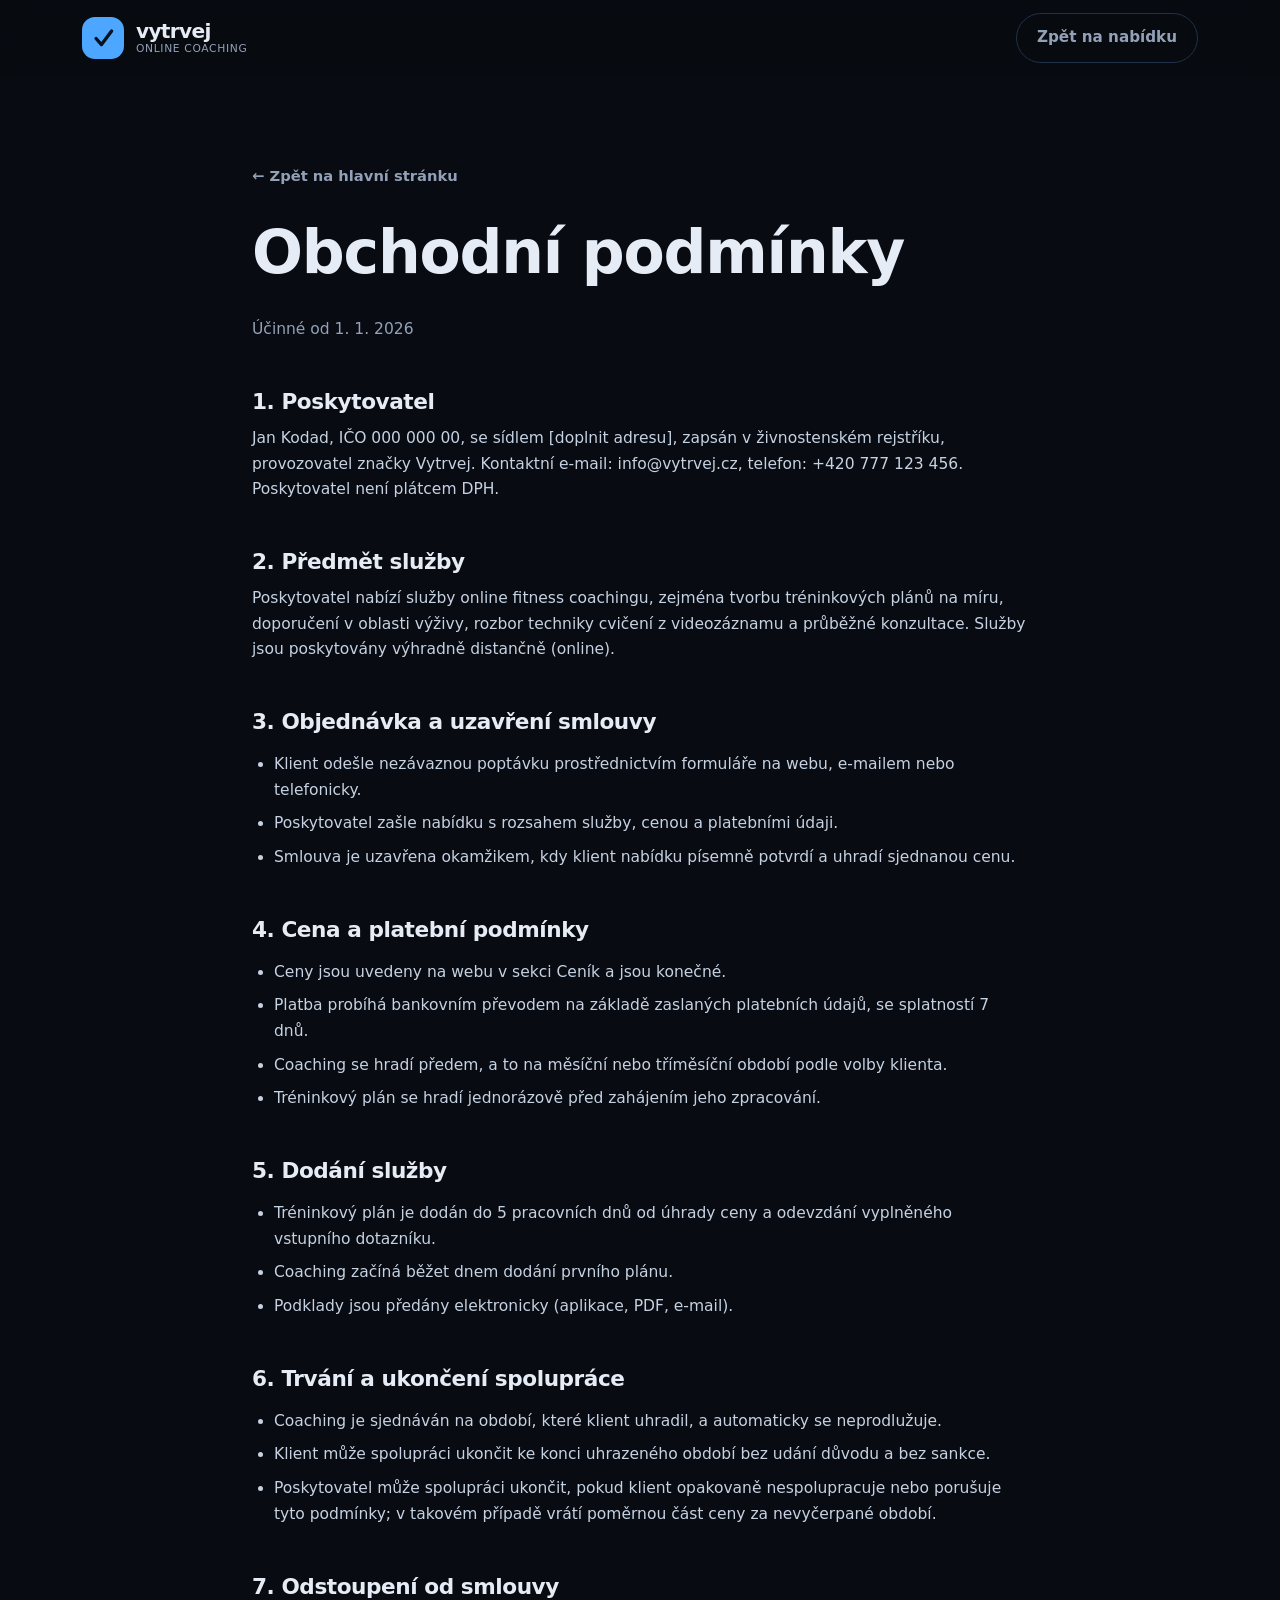
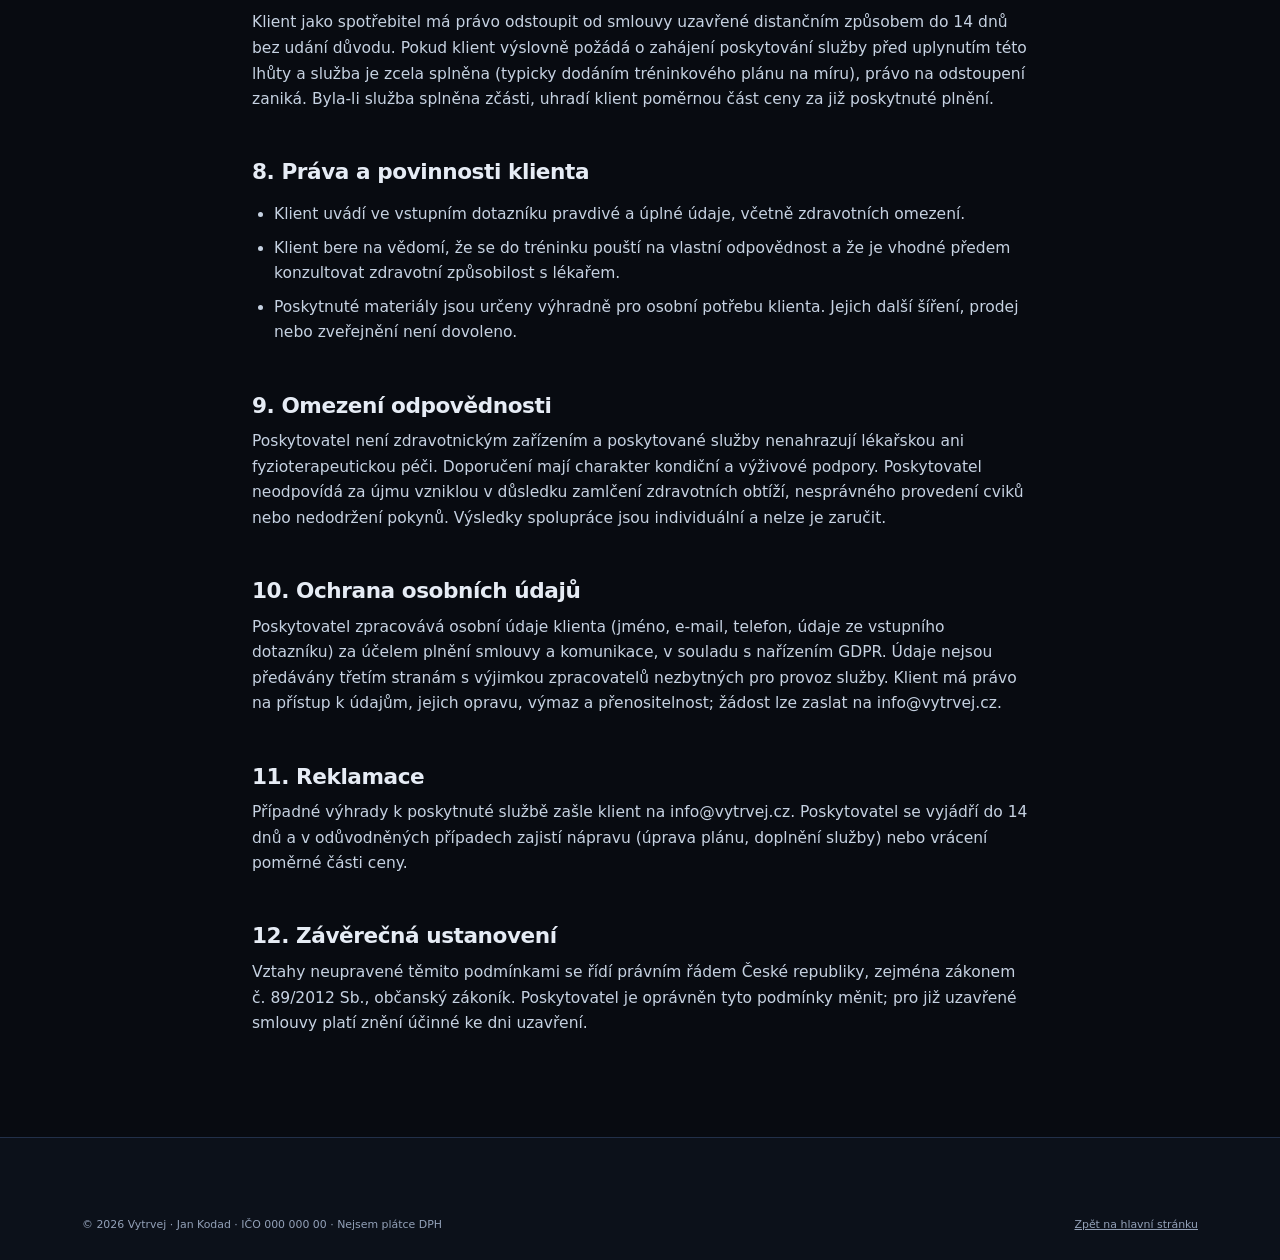
<file: obchodni-podminky.html>
<!DOCTYPE html>
<html lang="cs">
<head>
<meta charset="utf-8">
<meta name="viewport" content="width=device-width, initial-scale=1">
<title>Obchodní podmínky — Vytrvej</title>
<meta name="description" content="Obchodní podmínky pro služby online fitness coachingu a tréninkových plánů na míru.">
<meta name="robots" content="noindex">
<meta name="theme-color" content="#080b11">
<link rel="icon" href="data:image/svg+xml,%3Csvg xmlns='http://www.w3.org/2000/svg' viewBox='0 0 40 40'%3E%3Crect width='40' height='40' rx='11' fill='%234da6ff'/%3E%3Cpath d='M9 20 L17 29 L32 9' fill='none' stroke='%2306121f' stroke-width='4.6' stroke-linecap='round' stroke-linejoin='round'/%3E%3C/svg%3E">
<link rel="stylesheet" href="assets/css/styles.css">
<style>
  .legal { padding: clamp(48px, 7vw, 84px) 0; }
  .legal h2 { font-size: 1.35rem; margin-top: 2.2em; }
  .legal h1 + p { color: var(--muted); }
  .legal p, .legal li { color: #c6d2e2; font-size: .97rem; }
  .legal ul { padding-left: 22px; display: grid; gap: 8px; margin-bottom: 1.4rem; }
  .legal .back { display: inline-flex; align-items: center; gap: 8px; margin-bottom: 30px; color: var(--muted); text-decoration: none; font-weight: 600; font-size: .92rem; }
  .legal .back:hover { color: var(--accent); }
</style>
</head>
<body>

<header class="site-header">
  <div class="container header-inner">
    <a class="logo" href="index.html" aria-label="Vytrvej — domů">
      <span class="logo-mark" aria-hidden="true">
        <svg viewBox="0 0 40 40"><path d="M9 20 L17 29 L32 9" fill="none" stroke="currentColor" stroke-width="5" stroke-linecap="round" stroke-linejoin="round"/></svg>
      </span>
      <span class="logo-text"><span class="logo-word">vytrvej</span><small>online coaching</small></span>
    </a>
    <nav class="nav" aria-label="Hlavní navigace">
      <a class="btn btn-ghost btn-sm" href="index.html#cenik">Zpět na nabídku</a>
    </nav>
  </div>
</header>

<main class="legal">
  <div class="container narrow">
    <a class="back" href="index.html">← Zpět na hlavní stránku</a>

    <h1>Obchodní podmínky</h1>
    <p>Účinné od 1. 1. 2026</p>

    <h2>1. Poskytovatel</h2>
    <p>
      Jan Kodad, IČO 000 000 00, se sídlem [doplnit adresu], zapsán v živnostenském rejstříku,
      provozovatel značky Vytrvej.
      Kontaktní e-mail: info@vytrvej.cz, telefon: +420 777 123 456. Poskytovatel není plátcem DPH.
    </p>

    <h2>2. Předmět služby</h2>
    <p>
      Poskytovatel nabízí služby online fitness coachingu, zejména tvorbu tréninkových plánů na míru,
      doporučení v oblasti výživy, rozbor techniky cvičení z videozáznamu a průběžné konzultace.
      Služby jsou poskytovány výhradně distančně (online).
    </p>

    <h2>3. Objednávka a uzavření smlouvy</h2>
    <ul>
      <li>Klient odešle nezávaznou poptávku prostřednictvím formuláře na webu, e-mailem nebo telefonicky.</li>
      <li>Poskytovatel zašle nabídku s rozsahem služby, cenou a platebními údaji.</li>
      <li>Smlouva je uzavřena okamžikem, kdy klient nabídku písemně potvrdí a uhradí sjednanou cenu.</li>
    </ul>

    <h2>4. Cena a platební podmínky</h2>
    <ul>
      <li>Ceny jsou uvedeny na webu v sekci Ceník a jsou konečné.</li>
      <li>Platba probíhá bankovním převodem na základě zaslaných platebních údajů, se splatností 7 dnů.</li>
      <li>Coaching se hradí předem, a to na měsíční nebo tříměsíční období podle volby klienta.</li>
      <li>Tréninkový plán se hradí jednorázově před zahájením jeho zpracování.</li>
    </ul>

    <h2>5. Dodání služby</h2>
    <ul>
      <li>Tréninkový plán je dodán do 5 pracovních dnů od úhrady ceny a odevzdání vyplněného vstupního dotazníku.</li>
      <li>Coaching začíná běžet dnem dodání prvního plánu.</li>
      <li>Podklady jsou předány elektronicky (aplikace, PDF, e-mail).</li>
    </ul>

    <h2>6. Trvání a ukončení spolupráce</h2>
    <ul>
      <li>Coaching je sjednáván na období, které klient uhradil, a automaticky se neprodlužuje.</li>
      <li>Klient může spolupráci ukončit ke konci uhrazeného období bez udání důvodu a bez sankce.</li>
      <li>Poskytovatel může spolupráci ukončit, pokud klient opakovaně nespolupracuje nebo porušuje tyto podmínky; v takovém případě vrátí poměrnou část ceny za nevyčerpané období.</li>
    </ul>

    <h2>7. Odstoupení od smlouvy</h2>
    <p>
      Klient jako spotřebitel má právo odstoupit od smlouvy uzavřené distančním způsobem do 14 dnů bez udání důvodu.
      Pokud klient výslovně požádá o zahájení poskytování služby před uplynutím této lhůty a služba je zcela splněna
      (typicky dodáním tréninkového plánu na míru), právo na odstoupení zaniká. Byla-li služba splněna zčásti,
      uhradí klient poměrnou část ceny za již poskytnuté plnění.
    </p>

    <h2>8. Práva a povinnosti klienta</h2>
    <ul>
      <li>Klient uvádí ve vstupním dotazníku pravdivé a úplné údaje, včetně zdravotních omezení.</li>
      <li>Klient bere na vědomí, že se do tréninku pouští na vlastní odpovědnost a že je vhodné předem konzultovat zdravotní způsobilost s lékařem.</li>
      <li>Poskytnuté materiály jsou určeny výhradně pro osobní potřebu klienta. Jejich další šíření, prodej nebo zveřejnění není dovoleno.</li>
    </ul>

    <h2>9. Omezení odpovědnosti</h2>
    <p>
      Poskytovatel není zdravotnickým zařízením a poskytované služby nenahrazují lékařskou ani fyzioterapeutickou péči.
      Doporučení mají charakter kondiční a výživové podpory. Poskytovatel neodpovídá za újmu vzniklou v důsledku
      zamlčení zdravotních obtíží, nesprávného provedení cviků nebo nedodržení pokynů. Výsledky spolupráce jsou
      individuální a nelze je zaručit.
    </p>

    <h2>10. Ochrana osobních údajů</h2>
    <p>
      Poskytovatel zpracovává osobní údaje klienta (jméno, e-mail, telefon, údaje ze vstupního dotazníku)
      za účelem plnění smlouvy a komunikace, v souladu s nařízením GDPR. Údaje nejsou předávány třetím stranám
      s výjimkou zpracovatelů nezbytných pro provoz služby. Klient má právo na přístup k údajům, jejich opravu,
      výmaz a přenositelnost; žádost lze zaslat na info@vytrvej.cz.
    </p>

    <h2>11. Reklamace</h2>
    <p>
      Případné výhrady k poskytnuté službě zašle klient na info@vytrvej.cz. Poskytovatel se vyjádří do 14 dnů
      a v odůvodněných případech zajistí nápravu (úprava plánu, doplnění služby) nebo vrácení poměrné části ceny.
    </p>

    <h2>12. Závěrečná ustanovení</h2>
    <p>
      Vztahy neupravené těmito podmínkami se řídí právním řádem České republiky, zejména zákonem č. 89/2012 Sb.,
      občanský zákoník. Poskytovatel je oprávněn tyto podmínky měnit; pro již uzavřené smlouvy platí znění účinné
      ke dni uzavření.
    </p>
  </div>
</main>

<footer class="site-footer">
  <div class="container footer-bottom" style="margin-top:0;border-top:0">
    <small>© <span id="rok">2026</span> Vytrvej · Jan Kodad · IČO 000 000 00 · Nejsem plátce DPH</small>
    <small><a href="index.html" style="color:inherit">Zpět na hlavní stránku</a></small>
  </div>
</footer>

<script src="assets/js/main.js" defer></script>
</body>
</html>
</file>
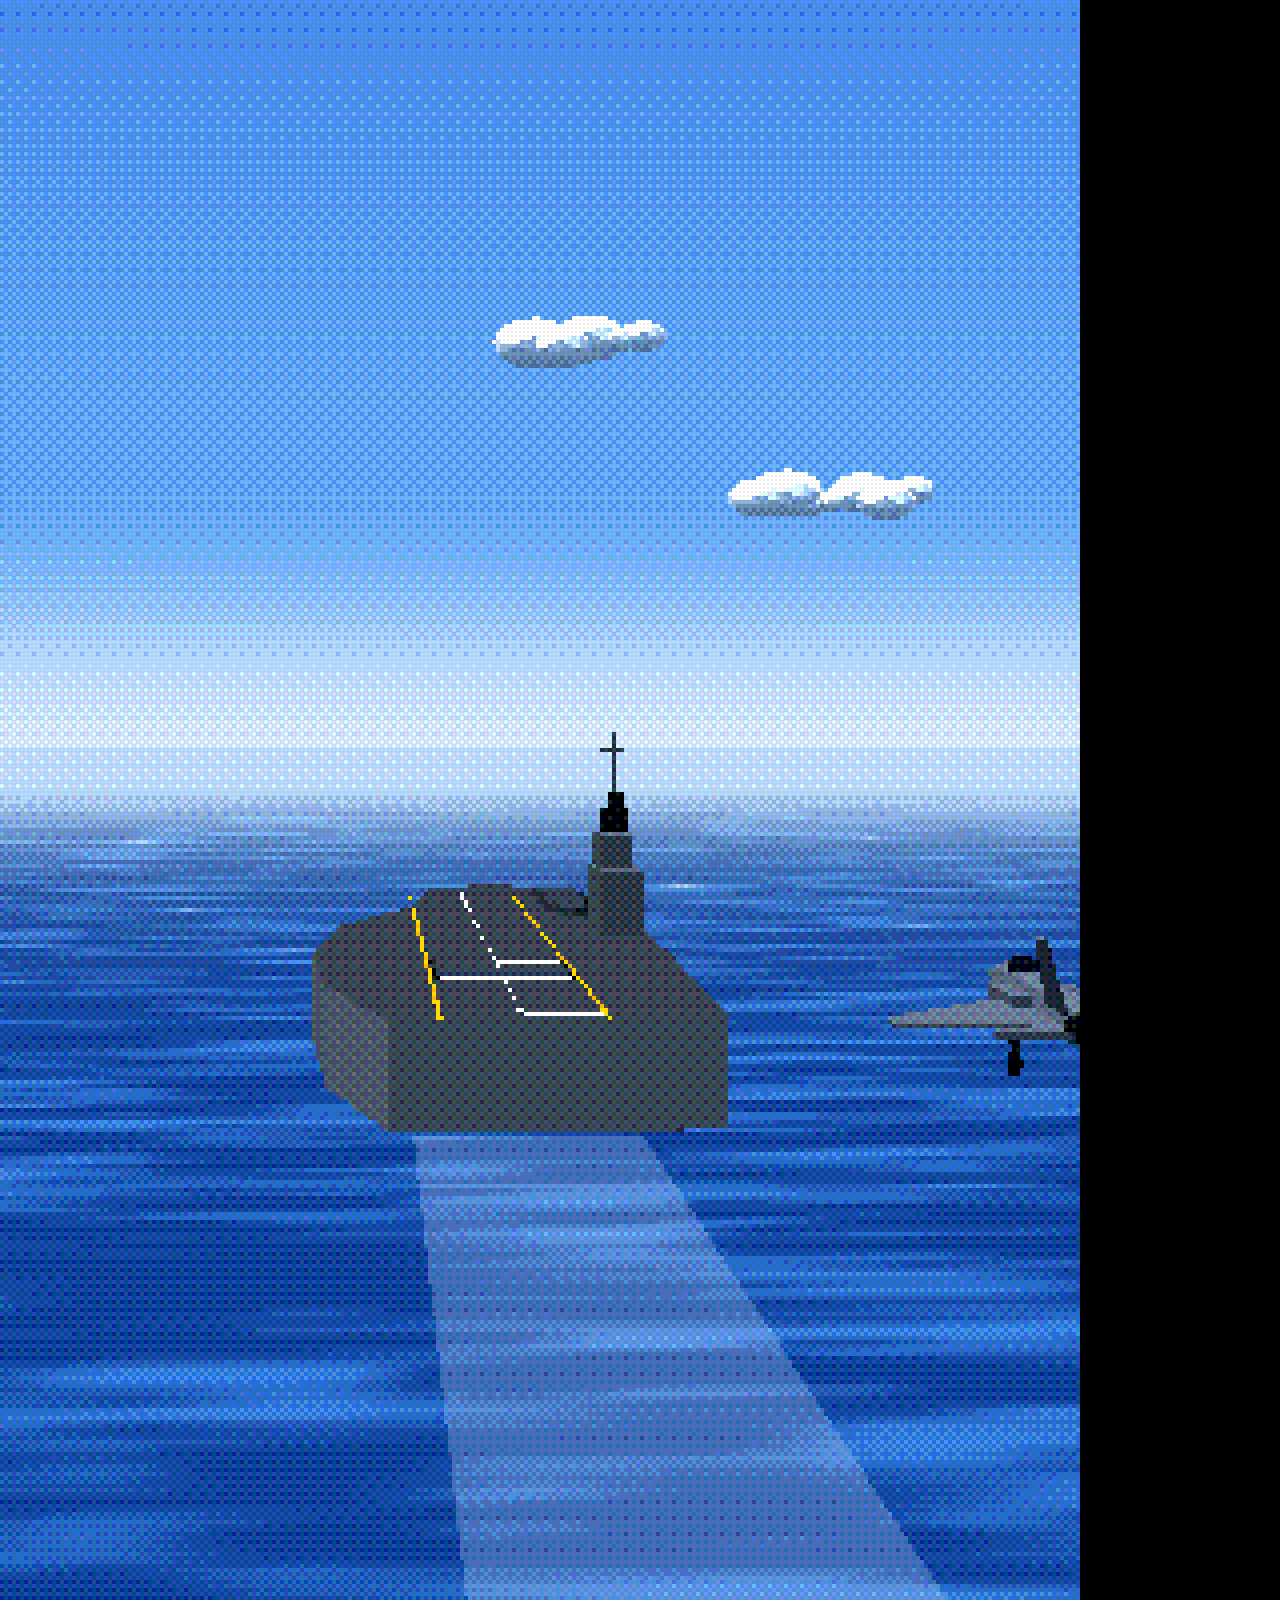
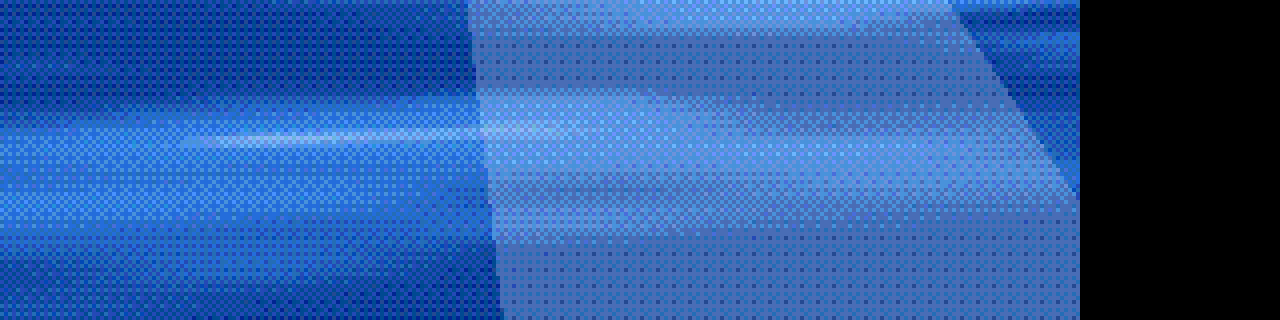
<file: video/carrier/scene.html>
<!doctype html>
<html lang="en"><head><meta charset="utf-8">
<style>
  * { margin:0; padding:0; box-sizing:border-box; }
  html,body { width:1080px; height:1920px; overflow:hidden; background:#000; }
  canvas.px { position:absolute; left:0; top:0; width:1080px; height:1920px; image-rendering:pixelated; }
  #dots { position:absolute; inset:0; pointer-events:none;
    background:radial-gradient(circle at 50% 50%, rgba(0,0,0,0) 55%, rgba(0,0,0,.16) 100%) 0 0/4px 4px; }
  #cap { position:absolute; left:60px; right:60px; top:1330px; text-align:center; font-family:"Inter",sans-serif; font-weight:800;
         font-size:68px; line-height:1.12; color:#fff; letter-spacing:-.01em;
         text-shadow:0 3px 0 rgba(0,0,0,.55), 0 0 18px rgba(0,0,0,.45); }
  #cap span { transition:none; }
  #cap .hl { color:#f2c14e; }
  #fade { position:absolute; inset:0; background:#000; opacity:0; pointer-events:none; }
</style></head><body>
<canvas id="gl" class="px" width="270" height="480"></canvas>
<canvas id="ui" class="px" width="216" height="384"></canvas>
<div id="dots"></div>
<div id="cap"></div>
<div id="fade"></div>
<script type="module">
import * as THREE from "./lib/three.module.js";

// ================= renderer + dither =================
const W = 270, H = 480;
const glc = document.getElementById("gl");
const renderer = new THREE.WebGLRenderer({ canvas: glc, antialias:false, preserveDrawingBuffer:true });
renderer.setPixelRatio(1); renderer.setSize(W, H, false);
renderer.shadowMap.enabled = true; renderer.shadowMap.type = THREE.PCFShadowMap;
const rt = new THREE.WebGLRenderTarget(W, H, { minFilter:THREE.NearestFilter, magFilter:THREE.NearestFilter });
rt.depthTexture = null;
const postScene = new THREE.Scene(), postCam = new THREE.OrthographicCamera(-1,1,1,-1,0,1);
const postMat = new THREE.ShaderMaterial({
  uniforms:{ tex:{value:rt.texture}, res:{value:new THREE.Vector2(W,H)} },
  vertexShader:`varying vec2 vUv; void main(){ vUv=uv; gl_Position=vec4(position.xy,0.,1.); }`,
  fragmentShader:`
    uniform sampler2D tex; uniform vec2 res; varying vec2 vUv;
    float bayer(vec2 p){ int x=int(mod(p.x,4.)), y=int(mod(p.y,4.)); int i=x+y*4;
      int m[16]; m[0]=0;m[1]=8;m[2]=2;m[3]=10;m[4]=12;m[5]=4;m[6]=14;m[7]=6;m[8]=3;m[9]=11;m[10]=1;m[11]=9;m[12]=15;m[13]=7;m[14]=13;m[15]=5;
      for(int k=0;k<16;k++){ if(k==i) return float(m[k])/16.; } return 0.; }
    void main(){
      vec3 c = texture2D(tex, vUv).rgb;
      c = pow(c, vec3(1.0/1.0));
      float l = dot(c, vec3(.299,.587,.114)); c = mix(vec3(l), c, 1.18);   // trochu víc saturace
      float L = 7.0; float th = bayer(gl_FragCoord.xy) - .5;
      c = floor(c*L + th + .5)/L;
      gl_FragColor = vec4(clamp(c,0.,1.),1.);
    }`
});
postScene.add(new THREE.Mesh(new THREE.PlaneGeometry(2,2), postMat));

// ================= scéna =================
const scene = new THREE.Scene();
const cam = new THREE.PerspectiveCamera(50, W/H, 0.5, 6000);
const hemi = new THREE.HemisphereLight(0xdcecff, 0x6a7a8a, 2.6); scene.add(hemi);
const sun = new THREE.DirectionalLight(0xfff1dd, 3.6); sun.position.set(-120, 220, 80);
sun.castShadow = true; sun.shadow.mapSize.set(1024,1024);
Object.assign(sun.shadow.camera, { left:-120, right:120, top:200, bottom:-200, near:10, far:700 });
scene.add(sun); scene.add(sun.target);
const LM = (c, o={}) => new THREE.MeshLambertMaterial({ color:c, flatShading:true, ...o });

// obloha
const sky = new THREE.Mesh(new THREE.SphereGeometry(4000, 24, 16), new THREE.ShaderMaterial({
  side:THREE.BackSide, depthWrite:false, fog:false,
  vertexShader:`varying vec3 vP; void main(){ vP=position; gl_Position=projectionMatrix*modelViewMatrix*vec4(position,1.); }`,
  fragmentShader:`varying vec3 vP; void main(){ float h=normalize(vP).y; vec3 top=vec3(.13,.36,.78), mid=vec3(.42,.66,.93), hor=vec3(.86,.93,1.);
    vec3 c = h>0.0 ? mix(hor, mix(mid, top, smoothstep(.12,.6,h)), smoothstep(0.,.12,h)) : vec3(.12,.3,.6); gl_FragColor=vec4(c,1.); }`
}));
scene.add(sky);

// moře
const seaMat = new THREE.ShaderMaterial({
  uniforms:{ t:{value:0}, camPos:{value:new THREE.Vector3()} },
  vertexShader:`varying vec3 wP; void main(){ vec4 w=modelMatrix*vec4(position,1.); wP=w.xyz; gl_Position=projectionMatrix*viewMatrix*w; }`,
  fragmentShader:`uniform float t; uniform vec3 camPos; varying vec3 wP;
    float h(vec2 p){ return fract(sin(dot(p,vec2(127.1,311.7)))*43758.5453); }
    float n(vec2 p){ vec2 i=floor(p), f=fract(p); f=f*f*(3.-2.*f);
      return mix(mix(h(i),h(i+vec2(1,0)),f.x), mix(h(i+vec2(0,1)),h(i+vec2(1,1)),f.x), f.y); }
    void main(){
      vec2 p = wP.xz;
      float w = n(p*vec2(.02,.08)+vec2(t*.05,t*.12))*.6 + n(p*vec2(.05,.2)-vec2(t*.1,t*.05))*.4;
      vec3 deep=vec3(.08,.25,.55), lite=vec3(.25,.5,.82), foam=vec3(.85,.92,1.);
      vec3 c = mix(deep, lite, smoothstep(.35,.85,w));
      c = mix(c, foam, smoothstep(.86,.95,w)*.7);
      float d = length(wP.xz-camPos.xz);
      c = mix(c, vec3(.78,.88,.98), smoothstep(400.,2600.,d));
      gl_FragColor = vec4(c,1.);
    }`
});
const sea = new THREE.Mesh(new THREE.PlaneGeometry(9000,9000), seaMat); sea.rotation.x = -Math.PI/2; scene.add(sea);

// mraky
const clouds = new THREE.Group(); scene.add(clouds);
const cMat = LM(0xffffff, { emissive:0x8899aa });
let seed = 11; const rnd = () => (seed = (seed*16807)%2147483647)/2147483647;
for (let i=0;i<34;i++){
  const g = new THREE.Group(); const n = 4+Math.floor(rnd()*4);
  for (let k=0;k<n;k++){ const s = new THREE.Mesh(new THREE.IcosahedronGeometry(20+rnd()*26,1), cMat); s.position.set(k*28-n*14, rnd()*14, rnd()*24); s.scale.y=.6; g.add(s); }
  const a = rnd()*Math.PI*2, r = 900+rnd()*1700; g.position.set(Math.cos(a)*r, 200+rnd()*260, Math.sin(a)*r); g.lookAt(0,g.position.y,0);
  clouds.add(g);
}

// ---------- letadlová loď ----------
const carrier = new THREE.Group(); scene.add(carrier);
const deckY = 20;
{
  const s = new THREE.Shape();
  const pts = [[-26,165],[30,165],[34,40],[34,-110],[22,-160],[4,-178],[-14,-160],[-22,-90],[-40,-30],[-46,40],[-42,110],[-30,165]];
  s.moveTo(pts[0][0], -pts[0][1]); for (const [x,z] of pts.slice(1)) s.lineTo(x, -z);
  const g = new THREE.ExtrudeGeometry(s, { depth:26, bevelEnabled:false });
  g.rotateX(-Math.PI/2); // tvar y -> -z, extruze -> +y
  const hull = new THREE.Mesh(g, [LM(0x6d737d), LM(0x9aa3ae)]);
  hull.position.y = deckY-26; hull.castShadow = false; hull.receiveShadow = true; carrier.add(hull);
  // tmavší pruh u hladiny
  const band = new THREE.Mesh(g.clone(), LM(0x4c5464)); band.scale.set(1.002,.08,1.002); band.position.y = -2; carrier.add(band);
  // značení paluby
  const white = LM(0xf2f2f2), yellow = LM(0xf2c14e);
  const strip = (x,z,w,l,m,rot=0) => { const p = new THREE.Mesh(new THREE.PlaneGeometry(w,l), m); p.rotation.x=-Math.PI/2; p.rotation.z=rot; p.position.set(x,deckY+.05,z); p.receiveShadow=true; carrier.add(p); };
  for (let z=150; z>-150; z-=16) strip(-6, z, 1.2, 8, white);         // osa přistávací dráhy
  strip(-21, 20, .8, 290, yellow); strip(9, 20, .8, 290, yellow);       // okraje dráhy
  strip(-6, 158, 30, 1.5, white);
  // ostrov
  const isl = LM(0x8a939e);
  const box = (w,h,d,x,y,z,m=isl) => { const b=new THREE.Mesh(new THREE.BoxGeometry(w,h,d), m); b.position.set(x,y,z); b.castShadow=true; b.receiveShadow=true; carrier.add(b); return b; };
  box(10,16,34, 27,deckY+8,-10); box(8,8,22, 27,deckY+20,-14); box(6,6,10, 27,deckY+27,-16, LM(0x2a2f3a));
  box(1,22,1, 27,deckY+38,-14); box(6,.8,.8, 27,deckY+44,-14); box(4,4,.6, 27,deckY+32,-6, LM(0x2a2f3a));
  for (let i=0;i<3;i++) box(.3,.3,30, 31.2,deckY+10+i*3,-10, LM(0x2a2f3a));
  // zaparkované stroje u přídě (siluety)
  for (let i=0;i<5;i++){ const j = box(9,1.6,13, 22, deckY+1.2, -60-i*16, LM(0x6b7480)); j.rotation.y = .5; }
}
// lana
const WIRES_Z = [100, 90, 80, 70], WX = 14, WY = deckY + .35;
const cableMat = LM(0xd9dee6, { emissive:0x404650 });
const wires = WIRES_Z.map(z => {
  const m = new THREE.Mesh(new THREE.CylinderGeometry(.3,.3,1,5), cableMat); m.castShadow = true; carrier.add(m);
  for (const sx of [-1,1]){ const b = new THREE.Mesh(new THREE.BoxGeometry(1.2,.8,1.2), LM(0x2b2f37)); b.position.set(-6+sx*WX, deckY+.4, z); carrier.add(b); }
  return m;
});
function beam(m, a, b){ const d = new THREE.Vector3().subVectors(b,a); m.position.copy(a).addScaledVector(d,.5); m.scale.set(1,d.length(),1); m.quaternion.setFromUnitVectors(new THREE.Vector3(0,1,0), d.normalize()); }
const wireSegB = new THREE.Mesh(new THREE.CylinderGeometry(.3,.3,1,5), cableMat); carrier.add(wireSegB); wireSegB.castShadow = true;
function setWire(i, hook){ // hook = null => rovné
  const z = WIRES_Z[i], A = new THREE.Vector3(-6-WX, WY, z), B = new THREE.Vector3(-6+WX, WY, z);
  if (!hook){ beam(wires[i], A, B); if (i===1) wireSegB.visible=false; return; }
  beam(wires[i], A, hook); beam(wireSegB, hook, B); wireSegB.visible = true;
}
WIRES_Z.forEach((_,i)=>setWire(i,null));
// brázda
const wake = new THREE.Mesh(new THREE.PlaneGeometry(40, 700), new THREE.MeshBasicMaterial({ color:0xdde9f7, transparent:true, opacity:.3 }));
wake.rotation.x = -Math.PI/2; wake.position.set(-6, .2, 520); scene.add(wake);

// ---------- stíhačka ----------
function makeJet(){
  const g = new THREE.Group(), body = LM(0x8e98a6), dark = LM(0x2c323d);
  const fus = new THREE.Mesh(new THREE.CylinderGeometry(.95,1.15,12,8), body); fus.rotation.x = Math.PI/2; g.add(fus);
  const nose = new THREE.Mesh(new THREE.ConeGeometry(.95,4.5,8), body); nose.rotation.x = -Math.PI/2; nose.position.z = -8.2; g.add(nose);
  const can = new THREE.Mesh(new THREE.SphereGeometry(.8,10,8), LM(0x1d2a44)); can.scale.set(.85,.75,2.4); can.position.set(0,.85,-4.2); g.add(can);
  for (const sx of [-1,1]){
    const intake = new THREE.Mesh(new THREE.BoxGeometry(.9,1.2,4), body); intake.position.set(sx*1.3,-.2,-1.5); g.add(intake);
    const ws = new THREE.Shape(); ws.moveTo(0,-2.5); ws.lineTo(6.6,2.6); ws.lineTo(6.6,3.9); ws.lineTo(0,4.4); ws.closePath();
    const wg = new THREE.ExtrudeGeometry(ws,{depth:.22,bevelEnabled:false}); wg.rotateX(Math.PI/2);
    const wing = new THREE.Mesh(wg, body); wing.scale.x = sx; wing.position.set(sx*.8,0,0); wing.castShadow=true; g.add(wing);
    const ts = new THREE.Shape(); ts.moveTo(0,0); ts.lineTo(3.2,1.6); ts.lineTo(3.2,2.4); ts.lineTo(0,2.6); ts.closePath();
    const tg = new THREE.ExtrudeGeometry(ts,{depth:.18,bevelEnabled:false}); tg.rotateX(Math.PI/2);
    const tail = new THREE.Mesh(tg, body); tail.scale.x = sx; tail.position.set(sx*.8,0,4.4); g.add(tail);
    const fs = new THREE.Shape(); fs.moveTo(0,0); fs.lineTo(2.6,0); fs.lineTo(3.4,3.2); fs.lineTo(2.2,3.2); fs.closePath();
    const fg = new THREE.ExtrudeGeometry(fs,{depth:.18,bevelEnabled:false}); fg.rotateY(-Math.PI/2);
    const fin = new THREE.Mesh(fg, body); fin.position.set(sx*1.0,.6,3.2); fin.rotation.z = -sx*.35; g.add(fin);
    const noz = new THREE.Mesh(new THREE.CylinderGeometry(.55,.6,1.4,8), dark); noz.rotation.x = Math.PI/2; noz.position.set(sx*.55,0,6.4); g.add(noz);
    // podvozek
    const strut = new THREE.Mesh(new THREE.BoxGeometry(.25,1.6,.25), dark); strut.position.set(sx*1.8,-1.4,1.2); g.add(strut);
    const wh = new THREE.Mesh(new THREE.CylinderGeometry(.5,.5,.4,8), LM(0x15181e)); wh.rotation.z = Math.PI/2; wh.position.set(sx*1.8,-2.2,1.2); g.add(wh);
  }
  const ns = new THREE.Mesh(new THREE.BoxGeometry(.25,1.6,.25), dark); ns.position.set(0,-1.4,-6); g.add(ns);
  const nw = new THREE.Mesh(new THREE.CylinderGeometry(.42,.42,.35,8), LM(0x15181e)); nw.rotation.z = Math.PI/2; nw.position.set(0,-2.2,-6); g.add(nw);
  // hák
  const hook = new THREE.Group(); hook.position.set(0,-.7,4.6); g.add(hook);
  const bar = new THREE.Mesh(new THREE.BoxGeometry(.22,.22,3.4), LM(0x23262d)); bar.position.z = 1.7; hook.add(bar);
  const tipM = new THREE.Mesh(new THREE.BoxGeometry(.5,.35,.5), LM(0xf2c14e)); tipM.position.z = 3.4; hook.add(tipM);
  const tip = new THREE.Object3D(); tip.position.z = 3.5; hook.add(tip);
  // plameny
  const flames = [];
  for (const sx of [-1,1]){
    const f = new THREE.Mesh(new THREE.ConeGeometry(.5,4,8,1,true), new THREE.MeshBasicMaterial({ color:0xffa040, transparent:true, opacity:.9, blending:THREE.AdditiveBlending, depthWrite:false }));
    f.rotation.x = Math.PI/2; f.position.set(sx*.55,0,9.0); f.visible=false; g.add(f); flames.push(f);
    const core = new THREE.Mesh(new THREE.ConeGeometry(.32,2.4,8,1,true), new THREE.MeshBasicMaterial({ color:0xfff2c0, transparent:true, opacity:.95, blending:THREE.AdditiveBlending, depthWrite:false }));
    core.rotation.x = Math.PI/2; core.position.set(sx*.55,0,7.9); core.visible=false; g.add(core); flames.push(core);
  }
  g.traverse(o => { if (o.isMesh && !o.material.blending) { o.castShadow = true; } });
  g.userData = { hook, tip, flames };
  return g;
}
const jet = makeJet(); scene.add(jet);
function setHook(a){ jet.userData.hook.rotation.x = -a; }  // 0 = složený, ~0.7 = spuštěný
function setFlames(on, t){ jet.userData.flames.forEach((f,i)=>{ f.visible = on; const k = 1 + Math.sin(t*60+i)*.12 + Math.sin(t*23+i*2)*.08; f.scale.set(1,k,1); }); }

// ---------- hydraulika (podpalubí) ----------
const hyd = new THREE.Group(); hyd.position.set(0,-600,0); scene.add(hyd);
const hydLights = [];
{
  const steel = LM(0x6c7584), dark = LM(0x1c212b), wall = LM(0x2a3242), yel = LM(0xf2c14e), red = LM(0xb8322e);
  const floor = new THREE.Mesh(new THREE.BoxGeometry(80,1,60), LM(0x343b48)); floor.position.y=-1; floor.receiveShadow=true; hyd.add(floor);
  const back = new THREE.Mesh(new THREE.BoxGeometry(80,40,1), wall); back.position.set(0,19,-20); hyd.add(back);
  const ceil = new THREE.Mesh(new THREE.BoxGeometry(80,1,60), wall); ceil.position.set(0,30,0); hyd.add(ceil);
  for (let x=-36;x<=36;x+=12){ const r = new THREE.Mesh(new THREE.BoxGeometry(1.4,30,1.4), dark); r.position.set(x,15,-19); hyd.add(r); }
  const cyl = new THREE.Mesh(new THREE.CylinderGeometry(3.2,3.2,30,14), steel); cyl.rotation.z = Math.PI/2; cyl.position.set(-6,5,0); cyl.castShadow=true; hyd.add(cyl);
  for (const x of [-20,-12,-4,4]){ const ring = new THREE.Mesh(new THREE.CylinderGeometry(3.5,3.5,1,14), dark); ring.rotation.z=Math.PI/2; ring.position.set(x,5,0); hyd.add(ring); }
  const cap = new THREE.Mesh(new THREE.CylinderGeometry(3.6,3.6,1.6,14), red); cap.rotation.z=Math.PI/2; cap.position.set(-21.5,5,0); hyd.add(cap);
  for (const z of [-2.6, 2.6]){ const leg = new THREE.Mesh(new THREE.BoxGeometry(24,2.6,1), dark); leg.position.set(-6,1.2,z); hyd.add(leg); }
  const rod = new THREE.Mesh(new THREE.CylinderGeometry(.9,.9,22,10), LM(0xcfd6e0)); rod.rotation.z = Math.PI/2; hyd.add(rod);
  const cross = new THREE.Group(); hyd.add(cross);
  const cb = new THREE.Mesh(new THREE.BoxGeometry(2,8,6), yel); cross.add(cb);
  const sheaves = [];
  for (const z of [-1.8, 1.8]){ const sh = new THREE.Mesh(new THREE.TorusGeometry(2.2,.5,6,14), dark); sh.position.set(1.4,0,z); cross.add(sh); sheaves.push(sh); }
  const fixed = new THREE.Mesh(new THREE.TorusGeometry(2.2,.5,6,14), dark); fixed.position.set(30,5,0); hyd.add(fixed);
  const cab1 = new THREE.Mesh(new THREE.CylinderGeometry(.22,.22,1,5), cableMat), cab2 = cab1.clone(), cab3 = cab1.clone();
  hyd.add(cab1, cab2, cab3);
  // tlakoměr
  const gauge = new THREE.Mesh(new THREE.CylinderGeometry(2.2,2.2,.6,16), LM(0xe8e8e8)); gauge.rotation.x = Math.PI/2; gauge.position.set(-16,14,-19); hyd.add(gauge);
  const needle = new THREE.Mesh(new THREE.BoxGeometry(.2,1.8,.2), red); needle.position.set(-16,14,-18.5); hyd.add(needle);
  const pipe = new THREE.Mesh(new THREE.CylinderGeometry(.4,.4,9,8), steel); pipe.position.set(-16,8.4,-17); hyd.add(pipe);
  for (const [x,c] of [[-25,0xffd68a],[10,0xffd68a]]){ const pl = new THREE.PointLight(c, 0, 90, 1.4); pl.position.set(x,24,10); hyd.add(pl); hydLights.push(pl); }
  hyd.userData = { rod, cross, sheaves, fixed, cab1, cab2, cab3, needle };
}
function setHyd(p, t){ // p 0..1 = zdvih pístu
  const u = hyd.userData, x = 9 + p*16;           // pozice křížové hlavy
  const r0 = 6; u.rod.position.set((r0 + x)/2, 5, 0); u.rod.scale.y = (x - r0)/22;
  u.cross.position.set(x, 5, 0);
  u.sheaves.forEach(s => s.rotation.z = -p*14);
  u.fixed.rotation.z = p*14;
  const H = hyd.position.y;
  const a = new THREE.Vector3(x+1.4, 5+2.2, 0).add(hyd.position), b = new THREE.Vector3(30, 5+2.2, 0).add(hyd.position);
  beam(u.cab1, a, b);
  const c = new THREE.Vector3(30+2.2, 5, 0).add(hyd.position), d = new THREE.Vector3(32.2, 30, 0).add(hyd.position);
  beam(u.cab2, c, d);
  const e = new THREE.Vector3(x+1.4, 5-2.2, 0).add(hyd.position), f = new THREE.Vector3(30, 5-2.2, 0).add(hyd.position);
  beam(u.cab3, e, f);
  u.needle.rotation.z = 1.2 - p*2.4 + Math.sin(t*40)*.03*p;
}

// ================= UI: LCD štítky (bitmapový font 5×7) =================
const F = {
A:["01110","10001","10001","11111","10001","10001","10001"],B:["11110","10001","10001","11110","10001","10001","11110"],
C:["01111","10000","10000","10000","10000","10000","01111"],D:["11110","10001","10001","10001","10001","10001","11110"],
E:["11111","10000","10000","11110","10000","10000","11111"],F:["11111","10000","10000","11110","10000","10000","10000"],
G:["01111","10000","10000","10011","10001","10001","01111"],H:["10001","10001","10001","11111","10001","10001","10001"],
I:["11111","00100","00100","00100","00100","00100","11111"],J:["00111","00010","00010","00010","00010","10010","01100"],
K:["10001","10010","10100","11000","10100","10010","10001"],L:["10000","10000","10000","10000","10000","10000","11111"],
M:["10001","11011","10101","10101","10001","10001","10001"],N:["10001","11001","10101","10011","10001","10001","10001"],
O:["01110","10001","10001","10001","10001","10001","01110"],P:["11110","10001","10001","11110","10000","10000","10000"],
Q:["01110","10001","10001","10001","10101","10010","01101"],R:["11110","10001","10001","11110","10100","10010","10001"],
S:["01111","10000","10000","01110","00001","00001","11110"],T:["11111","00100","00100","00100","00100","00100","00100"],
U:["10001","10001","10001","10001","10001","10001","01110"],V:["10001","10001","10001","10001","10001","01010","00100"],
W:["10001","10001","10001","10101","10101","11011","10001"],X:["10001","10001","01010","00100","01010","10001","10001"],
Y:["10001","10001","01010","00100","00100","00100","00100"],Z:["11111","00001","00010","00100","01000","10000","11111"],
"0":["01110","10011","10101","10101","11001","10001","01110"],"1":["00100","01100","00100","00100","00100","00100","01110"],
"2":["01110","10001","00001","00110","01000","10000","11111"],"3":["11110","00001","00001","01110","00001","00001","11110"],
"4":["00010","00110","01010","10010","11111","00010","00010"],"5":["11111","10000","11110","00001","00001","10001","01110"],
"6":["00110","01000","10000","11110","10001","10001","01110"],"7":["11111","00001","00010","00100","01000","01000","01000"],
"8":["01110","10001","10001","01110","10001","10001","01110"],"9":["01110","10001","10001","01111","00001","00010","01100"],
"/":["00001","00010","00010","00100","01000","01000","10000"],".":["00000","00000","00000","00000","00000","01100","01100"],
" ":["00000","00000","00000","00000","00000","00000","00000"],"-":["00000","00000","00000","11111","00000","00000","00000"],
"?":["01110","10001","00001","00110","00100","00000","00100"]};
const ui = document.getElementById("ui"), cx = ui.getContext("2d");
function txt(s, x, y, col){ cx.fillStyle = col; let px = x; for (const ch of s){ const g = F[ch] || F[" "]; for (let r=0;r<7;r++) for (let c=0;c<5;c++) if (g[r][c]==="1") cx.fillRect(px+c, y+r, 1, 1); px += 6; } }
function label(lines, cxp, top, a=1, anchor=null){
  if (a <= 0) return;
  cx.globalAlpha = a;
  const w = Math.max(...lines.map(l=>l.length))*6 + 9, h = lines.length*10 + 7;
  const x = Math.round(cxp - w/2), y = Math.round(top);
  if (anchor){ // tečkovaná čára k objektu
    cx.fillStyle = "#f2c14e"; const x0 = x + w/2, y0 = y + h, [x1,y1] = anchor;
    const n = Math.max(Math.abs(x1-x0), Math.abs(y1-y0)); for (let i=0;i<n;i+=2){ const k=i/n; cx.fillRect(Math.round(x0+(x1-x0)*k), Math.round(y0+(y1-y0)*k), 1, 1); }
    cx.fillRect(Math.round(x1)-1, Math.round(y1)-1, 3, 3);
  }
  cx.fillStyle = "#0b1020"; cx.fillRect(x-1, y-1, w+2, h+2);
  cx.fillStyle = "#3b4660"; cx.fillRect(x, y, w, h); cx.fillStyle = "#121a2c"; cx.fillRect(x+1, y+1, w-2, h-2);
  lines.forEach((l,i) => { const lw = l.length*6-1; txt(l, Math.round(x + (w-lw)/2), y+4+i*10, i===0 && lines.length>1 ? "#f2c14e" : "#e9eef7"); });
  cx.globalAlpha = 1;
}
function proj(v){ const p = v.clone().project(cam); return [ (p.x*.5+.5)*216, (-p.y*.5+.5)*384, p.z ]; }

// ================= titulky =================
const CAPS = [
  [0.3, 2.4, "How does a *carrier*"], [2.4, 4.5, "stop a jet in *two seconds?*"],
  [4.8, 6.8, "Under its *tail,*"], [6.8, 8.9, "the jet lowers a *hook.*"],
  [9.2, 11.3, "Across the deck"], [11.3, 13.5, "lie *steel cables.*"],
  [13.7, 16.15, "Watch the *hook…*"], [16.15, 17.25, "*240 km/h*…"], [17.25, 20.1, "…to *zero.*"],
  [20.3, 22.6, "Below deck, *hydraulic engines*"], [22.6, 25.0, "soak up the *energy.*"],
  [25.3, 27.4, "And the pilot? *Full throttle.*"], [27.4, 30.6, "In case the hook *misses.*"],
];
const capEl = document.getElementById("cap");
function setCaption(t){
  const c = CAPS.find(([a,b]) => t>=a && t<b);
  if (!c){ capEl.innerHTML = ""; return; }
  const words = c[2].split(" "), dur = (c[1]-c[0]) * .8, per = dur/words.length;
  const k = Math.floor((t - c[0]) / per);
  let hlOn = false;
  capEl.innerHTML = words.map((w,i) => {
    const starts = w.startsWith("*"); if (starts) hlOn = true;
    const clean = w.replace(/\*/g,""); const isHl = hlOn; if (w.endsWith("*")) hlOn = false;
    const active = i === Math.min(k, words.length-1);
    return `<span class="${active ? "hl" : ""}">${clean}</span>`;
  }).join(" ");
}

// ================= časová osa =================
const cl = (x,a=0,b=1)=>Math.min(b,Math.max(a,x)), P=(t,s,d)=>cl((t-s)/d), io=p=>p<.5?2*p*p:1-Math.pow(-2*p+2,2)/2, oc=p=>1-Math.pow(1-p,3);
const V = 66.7, TD = 16.0;                 // 240 km/h, čas dosednutí
const ZTD = 110, HOOKBACK = 4.6 + 3.5*Math.cos(.7) + .3;
const ZCATCH_HOOK = WIRES_Z[1], ZC = ZCATCH_HOOK + HOOKBACK, TC = TD + (ZTD - ZC)/V, STOP = 2.0, A = V/STOP;
function jetState(t){ // S4: pozice a rychlost
  if (t < TD){ const back = (TD - t)*V; return { z: ZTD + back, y: deckY + 2.6 + back*Math.tan(3.5*Math.PI/180), v: V, pitch: .06 }; }
  if (t < TC){ return { z: ZTD - (t-TD)*V, y: deckY + 2.6, v: V, pitch: .05 }; }
  const u = Math.min(t - TC, STOP); const s = V*u - .5*A*u*u;
  return { z: ZC - s, y: deckY + 2.6 - Math.sin(Math.min(1,u/.5)*Math.PI)*.35, v: Math.max(0, V - A*u), pitch: -.05*Math.sin(Math.min(1,u/.6)*Math.PI) };
}

window.render = function(t){
  seaMat.uniforms.t.value = t;
  cx.clearRect(0,0,216,384);
  sky.visible = sea.visible = clouds.visible = carrier.visible = wake.visible = true; hyd.visible = false;
  scene.background = null; hemi.intensity = 2.6; sun.intensity = 3.6; hydLights.forEach(l=>l.intensity=0);
  WIRES_Z.forEach((_,i)=>setWire(i,null));
  setFlames(false, t); jet.visible = true; jet.rotation.set(0,0,0);
  let shake = 0;

  if (t < 4.6){
    // S1: široký záběr, stíhačka se blíží zezadu
    const k = t/4.6;
    jet.position.set(-6, 62 - k*16, 500 - k*190); setHook(0); jet.rotation.x = .04; jet.rotation.z = Math.sin(t*1.1)*.04;
    cam.position.set(-34 + k*6, 74 - k*6, 600 - k*60); cam.lookAt(-6, 34, 200 - k*40);
    cam.fov = 42; cam.updateProjectionMatrix();
    const a = cl((t-.4)/.3), p = proj(new THREE.Vector3(-6, deckY, 60));
    label(["AIRCRAFT CARRIER","ARRESTED LANDING"], 108, 92, a, [p[0], p[1]]);
  } else if (t < 9.0){
    // S2: detail stíhačky ve vzduchu, spouští hák
    const k = (t-4.6)/4.4;
    jet.position.set(0, 120, 300 - k*V*4.4*.25); jet.rotation.x = .05; jet.rotation.z = Math.sin(t*.9)*.03;
    setHook(.7 * oc(P(t, 5.6, 1.4)));
    const jp = jet.position;
    cam.position.set(jp.x - 25 + k*4, jp.y - 5 + k*1.5, jp.z + 17 - k*4); cam.lookAt(jp.x, jp.y - 1.2, jp.z + 3.5);
    cam.fov = 48; cam.updateProjectionMatrix();
    jet.updateMatrixWorld(true);
    const tipW = jet.userData.tip.getWorldPosition(new THREE.Vector3()), p = proj(tipW);
    label(["TAILHOOK"], 108, 80, cl((t-6.2)/.3), [p[0], p[1]]);
  } else if (t < 13.6){
    // S3: nízký záběr přes palubu na lana
    const k = (t-9)/4.6;
    jet.visible = false;
    cam.position.set(-22 + k*5, deckY + 2.6 - k*.5, 110 - k*8); cam.lookAt(-4, deckY + .3, 82);
    cam.fov = 50; cam.updateProjectionMatrix();
    const p = proj(new THREE.Vector3(-6, WY, 90));
    label(["ARRESTING","WIRES"], 108, 70, cl((t-9.7)/.3), [p[0], p[1]]);
  } else if (t < 20.2){
    // S4: přistání, hák chytí 2. lano
    const s = jetState(t);
    jet.position.set(-6, s.y, s.z); jet.rotation.x = s.pitch; setHook(.7);
    if (t >= TC){
      jet.updateMatrixWorld(true);
      const hp = jet.userData.tip.getWorldPosition(new THREE.Vector3()); hp.y = WY;
      setWire(1, hp);
      shake = Math.max(0, 1 - (t-TC)/.5);
    }
    cam.position.set(-28 + Math.sin(t*37)*shake*.6, deckY + 13 + Math.sin(t*41)*shake*.5, 126); cam.lookAt(-6, deckY + 1, 70 - P(t,TC,2)*14);
    cam.fov = 52; cam.updateProjectionMatrix();
    const kmh = Math.round(s.v * 3.6);
    label(["SPEED", `${kmh} KM/H`], 108, 62, cl((t-14.0)/.3));
  } else if (t < 25.1){
    // S5: podpalubí – hydraulika
    sky.visible = sea.visible = clouds.visible = carrier.visible = wake.visible = false; jet.visible = false; hyd.visible = true;
    scene.background = new THREE.Color(0x0b0e14); hemi.intensity = .9; sun.intensity = 0; hydLights.forEach(l=>l.intensity=900);
    const p = io(P(t, 20.7, 2.0));
    setHyd(p, t);
    const k = (t-20.2)/4.9;
    cam.position.set(-34 + k*10, -600 + 16 - k*3, 44 - k*8); cam.lookAt(6, -600 + 5, 0);
    cam.fov = 50; cam.updateProjectionMatrix();
    const pp = proj(new THREE.Vector3(-6, -600 + 8.2, 0));
    label(["HYDRAULIC","ENGINE"], 108, 66, cl((t-20.8)/.3), [pp[0], pp[1]]);
  } else {
    // S6: zadní pohled na trysky, plný plyn
    const s = jetState(40); jet.position.set(-6, s.y, s.z); setHook(.7);
    jet.updateMatrixWorld(true);
    const hp = jet.userData.tip.getWorldPosition(new THREE.Vector3()); hp.y = WY; setWire(1, hp);
    setFlames(true, t);
    const k = (t-25.1)/6;
    cam.position.set(-6 + 7 - k*3, deckY + 3.2 + k*1.2, s.z + 24 - k*5); cam.lookAt(-6, deckY + 2.4, s.z + 2);
    cam.fov = 50; cam.updateProjectionMatrix();
    shake = .25;
    cam.position.x += Math.sin(t*53)*shake*.15; cam.position.y += Math.sin(t*47)*shake*.12;
    const p = proj(new THREE.Vector3(-6, s.y, s.z + 7.4));
    label(["FULL","THROTTLE"], 108, 70, cl((t-25.6)/.3), [p[0], p[1]]);
  }
  seaMat.uniforms.camPos.value.copy(cam.position);
  sun.target.position.set(cam.position.x, 0, cam.position.z - 60); sun.position.set(cam.position.x - 120, 220, cam.position.z + 20);

  renderer.setRenderTarget(rt); renderer.render(scene, cam);
  renderer.setRenderTarget(null); renderer.render(postScene, postCam);
  setCaption(t);
  // krátké střihy: záblesk černé jen na úplném konci
  document.getElementById("fade").style.opacity = cl((t-30.6)/.4);
};
window.ready = true;
window.render(0);
</script>
</body></html>
</file>
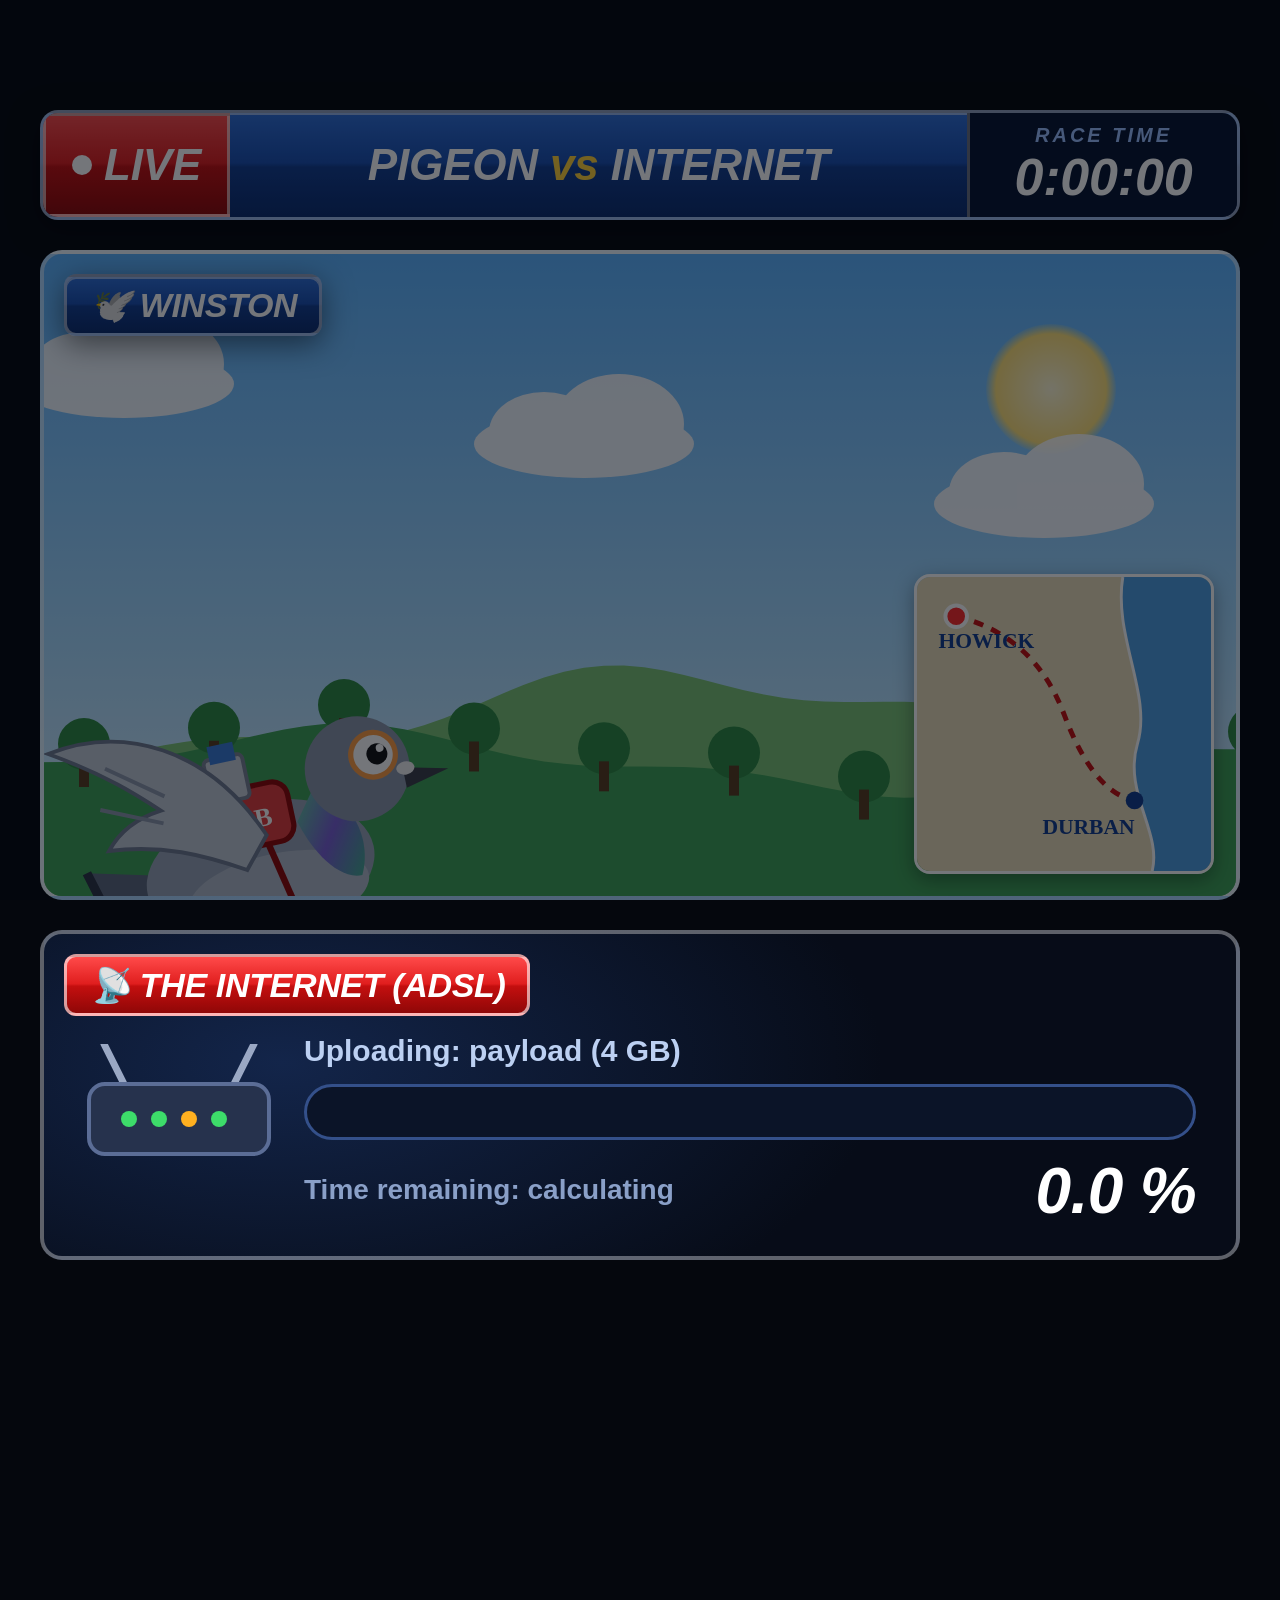
<file: video/holub-winston/scene.html>
<!doctype html>
<html lang="en"><head><meta charset="utf-8">
<style>
  * { box-sizing:border-box; margin:0; padding:0; }
  html,body { width:1080px; height:1920px; overflow:hidden; background:#05070d; font-family:"Inter",sans-serif; color:#fff; }
  .abs { position:absolute; }
  .gloss { background:linear-gradient(180deg,#2f6fd8 0%,#1a4fb0 48%,#123d8f 52%,#0c2c6e 100%); border:3px solid rgba(255,255,255,.55); box-shadow:0 8px 30px rgba(0,0,0,.5), inset 0 2px 0 rgba(255,255,255,.5); }
  .gloss-red { background:linear-gradient(180deg,#ff4a4a 0%,#e01e1e 48%,#c40f0f 52%,#8f0707 100%); border:3px solid rgba(255,255,255,.6); }
  .gloss-gold { background:linear-gradient(180deg,#ffe58a 0%,#ffc928 48%,#e8a900 52%,#b88100 100%); color:#1b1200; border:3px solid rgba(255,255,255,.7); }
  .it { font-style:italic; font-weight:900; letter-spacing:-.01em; }
  .stage { position:absolute; inset:0; }

  /* horní lišta */
  #top { left:40px; right:40px; top:110px; height:110px; border-radius:18px; display:flex; align-items:center; overflow:hidden; }
  #live { height:100%; padding:0 26px; display:flex; align-items:center; gap:12px; font-size:44px; }
  #live i { width:20px; height:20px; border-radius:50%; background:#fff; display:inline-block; }
  #title { flex:1; text-align:center; font-size:44px; }
  #clock { height:100%; width:270px; display:flex; flex-direction:column; justify-content:center; align-items:center; background:#071430; border-left:3px solid rgba(255,255,255,.4); }
  #clock small { font-size:20px; font-weight:800; letter-spacing:.15em; color:#9cc0ff; }
  #clock b { font-size:52px; font-weight:900; font-variant-numeric:tabular-nums; font-style:italic; }

  /* panel A: holub */
  #pa { left:40px; right:40px; top:250px; height:650px; border-radius:22px; overflow:hidden; border:4px solid rgba(255,255,255,.5);
        background:linear-gradient(180deg,#5db4ff 0%,#a8dcff 60%,#e2f4ff 100%); }
  .lane { position:absolute; left:20px; top:20px; padding:8px 22px; border-radius:12px; font-size:34px; z-index:5; }
  #sun { position:absolute; right:120px; top:70px; width:130px; height:130px; border-radius:50%; background:radial-gradient(#fff9d6,#ffe27a 60%,rgba(255,226,122,0) 72%); }
  .strip { position:absolute; left:0; width:4000px; }
  #pigeonA { position:absolute; left:290px; top:180px; width:420px; z-index:3; }
  #map { position:absolute; right:22px; bottom:22px; width:300px; height:300px; border-radius:16px; overflow:hidden; border:3px solid #fff; box-shadow:0 6px 20px rgba(0,0,0,.35); z-index:6; }

  /* panel B: internet */
  #pb { left:40px; right:40px; top:930px; height:330px; border-radius:22px; overflow:hidden; border:4px solid rgba(255,255,255,.35);
        background:radial-gradient(600px 300px at 20% 40%, #13254a, #070c18); }
  #router { position:absolute; left:40px; top:110px; width:190px; }
  #upl { position:absolute; left:260px; right:40px; top:100px; font-size:30px; font-weight:700; color:#bcd0f2; }
  #bar { position:absolute; left:260px; right:40px; top:150px; height:56px; border-radius:28px; background:#0b1428; border:3px solid #34508a; overflow:hidden; }
  #fill { position:absolute; left:0; top:0; bottom:0; background:repeating-linear-gradient(-45deg,#3ddc6a 0 22px,#27b553 22px 44px); }
  #pct { position:absolute; right:40px; top:220px; font-size:64px; }
  #eta { position:absolute; left:260px; top:240px; font-size:28px; color:#8aa0c8; font-weight:600; }

  /* spodní lišta komentátora */
  #l3 { left:40px; right:40px; top:1290px; height:150px; display:flex; border-radius:18px; overflow:hidden; }
  #l3 .tag { width:150px; display:flex; align-items:center; justify-content:center; font-size:30px; text-align:center; line-height:1.05; }
  #l3 .txt { flex:1; display:flex; align-items:center; padding:0 30px; font-size:46px; background:linear-gradient(180deg,#fff,#dfe6f2); color:#0b1730; }

  /* překryvy */
  .ov { position:absolute; inset:0; display:none; z-index:20; }
  .dim { position:absolute; inset:0; background:rgba(3,6,14,.82); }
  #hook1, #hook2 { position:absolute; left:60px; right:60px; text-align:center; text-shadow:0 8px 0 #0b2a6b, 0 14px 40px rgba(0,0,0,.6); }
  #hook1 { top:560px; font-size:128px; line-height:.98; }
  #hook2 { top:900px; font-size:200px; color:#ff3b3b; text-shadow:0 8px 0 #5a0000, 0 14px 40px rgba(0,0,0,.6); }
  .card { position:absolute; top:330px; width:470px; height:860px; border-radius:26px; overflow:hidden; }
  .card .hd { height:110px; display:flex; align-items:center; justify-content:center; font-size:56px; }
  .card .pic { height:330px; display:grid; place-items:center; background:radial-gradient(#2a4f95,#0b1a3a); }
  .card .row { padding:22px 30px; border-bottom:2px solid rgba(255,255,255,.12); font-size:34px; font-weight:700; background:#0b1530; }
  .card .row small { display:block; font-size:22px; letter-spacing:.14em; color:#8fb3ff; font-weight:800; }
  #vs { position:absolute; left:440px; top:660px; width:200px; height:200px; border-radius:50%; display:grid; place-items:center; font-size:84px; z-index:3; }
  #rules { position:absolute; left:80px; right:80px; top:430px; border-radius:26px; overflow:hidden; background:#f4ecd8; color:#1a1a1a; box-shadow:0 30px 80px rgba(0,0,0,.6); }
  #rules .hd { padding:30px; text-align:center; font-size:54px; color:#fff; }
  #rules .r { padding:34px 44px; font-size:52px; font-weight:800; border-bottom:3px dashed #c9b88f; display:flex; gap:26px; align-items:flex-start; line-height:1.15; }
  #rules .r span { flex:none; width:70px; height:70px; border-radius:50%; background:#c40f0f; color:#fff; display:grid; place-items:center; font-size:40px; }
  #rules .src { padding:22px 44px; font-size:26px; color:#6b5b3a; font-weight:600; }
  #fin { position:absolute; left:0; right:0; top:420px; text-align:center; }
  #finflag { position:absolute; left:0; right:0; top:0; height:1920px; background:repeating-conic-gradient(#000 0 25%, #fff 0 50%) 0 0/120px 120px; opacity:0; }
  #winner { font-size:190px; color:#ffd23a; text-shadow:0 10px 0 #7a5200, 0 20px 50px rgba(0,0,0,.7); }
  #fintime { margin:30px auto 0; display:inline-block; padding:20px 50px; border-radius:20px; font-size:90px; }
  #finnet { margin-top:40px; font-size:52px; font-weight:800; color:#cfe0ff; }
  #replaybug { position:absolute; right:70px; top:280px; padding:10px 24px; border-radius:12px; font-size:40px; z-index:30; display:none; }
  #slowbars { position:absolute; inset:0; pointer-events:none; display:none; background:repeating-linear-gradient(0deg, rgba(255,255,255,.04) 0 3px, transparent 3px 6px); z-index:29; }
  #results { position:absolute; left:70px; right:70px; top:400px; border-radius:26px; overflow:hidden; }
  #results .hd { padding:28px; text-align:center; font-size:58px; }
  #results .rw { display:flex; align-items:center; padding:30px 34px; font-size:48px; font-weight:800; background:#0b1530; border-bottom:2px solid rgba(255,255,255,.12); }
  #results .rw .pos { width:90px; font-size:64px; font-style:italic; font-weight:900; color:#ffd23a; }
  #results .rw .nm { flex:1; }
  #results .rw .tm { font-variant-numeric:tabular-nums; font-style:italic; font-weight:900; }
  #results .note { padding:30px 34px; font-size:36px; font-weight:600; color:#cfe0ff; background:#081022; line-height:1.3; }
  #iv { position:absolute; inset:0; background:radial-gradient(800px 900px at 50% 45%, #1d3a75, #050a16); }
  #pigeonI { position:absolute; left:120px; top:520px; width:600px; }
  #mic { position:absolute; left:640px; top:600px; width:320px; transform-origin:50% 100%; }
  #coo { position:absolute; left:560px; top:400px; padding:18px 34px; border-radius:40px; background:#fff; color:#0b1730; font-size:64px; font-weight:900; font-style:italic; }
  #nocom { position:absolute; left:60px; right:60px; top:1290px; height:150px; display:flex; align-items:center; justify-content:center; border-radius:18px; font-size:58px; }
  #flash { position:absolute; inset:0; background:#fff; opacity:0; z-index:50; pointer-events:none; }
  #wipe { position:absolute; inset:0; z-index:40; display:none; }
  #wipe div { position:absolute; top:-10%; height:120%; width:60%; transform:skewX(-14deg); }
</style></head><body>

<div class="stage" id="stage">
  <!-- vysílání -->
  <div id="top" class="abs gloss it">
    <div id="live" class="gloss-red"><i id="dot"></i>LIVE</div>
    <div id="title">PIGEON <span style="color:#ffd23a">vs</span> INTERNET</div>
    <div id="clock"><small>RACE TIME</small><b id="clk">0:00:00</b></div>
  </div>

  <div id="pa" class="abs">
    <div class="lane gloss it">🕊️ WINSTON</div>
    <div id="sun"></div>
    <svg class="strip" id="clouds" style="top:60px" height="300" viewBox="0 0 4000 300"></svg>
    <svg class="strip" id="hills2" style="bottom:0" height="330" viewBox="0 0 4000 330"></svg>
    <svg class="strip" id="hills1" style="bottom:0" height="230" viewBox="0 0 4000 230"></svg>
    <div id="pigeonA"></div>
    <svg id="map" viewBox="0 0 300 300">
      <rect width="300" height="300" fill="#e9dcb8"/>
      <path d="M210 0 C 200 60, 240 120, 225 170 S 250 260, 240 300 L300 300 L300 0Z" fill="#4f9fe0"/>
      <path d="M210 0 C 200 60, 240 120, 225 170 S 250 260, 240 300" fill="none" stroke="#fff" stroke-width="3"/>
      <path d="M40 40 Q 120 60 150 140 T 222 228" fill="none" stroke="#c40f0f" stroke-width="5" stroke-dasharray="10 9" id="route"/>
      <circle cx="40" cy="40" r="9" fill="#123d8f"/><text x="22" y="72" font-size="22" font-weight="900" font-family="Inter" fill="#123d8f">HOWICK</text>
      <circle cx="222" cy="228" r="9" fill="#123d8f"/><text x="128" y="262" font-size="22" font-weight="900" font-family="Inter" fill="#123d8f">DURBAN</text>
      <circle id="mdot" r="13" fill="#ff2a2a" stroke="#fff" stroke-width="4"/>
    </svg>
  </div>

  <div id="pb" class="abs">
    <div class="lane gloss-red it">📡 THE INTERNET (ADSL)</div>
    <svg id="router" viewBox="0 0 190 130">
      <line x1="40" y1="40" x2="20" y2="0" stroke="#9aa8c4" stroke-width="7" stroke-linecap="round"/>
      <line x1="150" y1="40" x2="170" y2="0" stroke="#9aa8c4" stroke-width="7" stroke-linecap="round"/>
      <rect x="5" y="40" width="180" height="70" rx="16" fill="#26324d" stroke="#5b6d96" stroke-width="4"/>
      <circle id="led1" cx="45" cy="75" r="8" fill="#3ddc6a"/><circle id="led2" cx="75" cy="75" r="8" fill="#3ddc6a"/>
      <circle id="led3" cx="105" cy="75" r="8" fill="#ffb020"/><circle id="led4" cx="135" cy="75" r="8" fill="#3ddc6a"/>
    </svg>
    <div id="upl">Uploading: payload (4 GB)</div>
    <div id="bar"><div id="fill"></div></div>
    <div id="eta">Time remaining: calculating</div>
    <div id="pct" class="it">0.0 %</div>
  </div>

  <div id="l3" class="abs">
    <div class="tag gloss it">LIVE<br>COMM.</div>
    <div class="txt it" id="l3t"></div>
  </div>
</div>

<!-- 0–6: hook -->
<div class="ov" id="ovHook"><div class="dim" id="hookdim" style="background:rgba(3,6,14,.55)"></div>
  <div id="hook1" class="it">A PIGEON RACED THE INTERNET.</div>
  <div id="hook2" class="it">LIVE.</div>
</div>

<!-- 6–10.5: závodníci -->
<div class="ov" id="ovTape"><div class="dim"></div>
  <div class="card gloss" id="cardA" style="left:40px">
    <div class="hd it">WINSTON</div>
    <div class="pic"><div id="pigeonC" style="width:330px"></div></div>
    <div class="row"><small>AGE</small>11 months</div>
    <div class="row"><small>PAYLOAD</small>4 GB memory stick</div>
    <div class="row"><small>ENGINE</small>Two wings</div>
  </div>
  <div id="vs" class="gloss-gold it">VS</div>
  <div class="card gloss-red" id="cardB" style="right:40px">
    <div class="hd it">ADSL LINE</div>
    <div class="pic" style="background:radial-gradient(#5a1a1a,#1a0505)"><svg viewBox="0 0 190 130" width="260"><line x1="40" y1="40" x2="20" y2="0" stroke="#d6dbe6" stroke-width="7" stroke-linecap="round"/><line x1="150" y1="40" x2="170" y2="0" stroke="#d6dbe6" stroke-width="7" stroke-linecap="round"/><rect x="5" y="40" width="180" height="70" rx="16" fill="#26324d" stroke="#8a9bc0" stroke-width="4"/><circle cx="45" cy="75" r="8" fill="#3ddc6a"/><circle cx="75" cy="75" r="8" fill="#3ddc6a"/><circle cx="105" cy="75" r="8" fill="#ffb020"/><circle cx="135" cy="75" r="8" fill="#3ddc6a"/></svg></div>
    <div class="row" style="background:#2a0b0b"><small style="color:#ff9b9b">PROVIDER</small>Telkom</div>
    <div class="row" style="background:#2a0b0b"><small style="color:#ff9b9b">PAYLOAD</small>The same 4 GB</div>
    <div class="row" style="background:#2a0b0b"><small style="color:#ff9b9b">ENGINE</small>Cables</div>
  </div>
</div>

<!-- 10.5–14: pravidla -->
<div class="ov" id="ovRules"><div class="dim"></div>
  <div id="rules">
    <div class="hd gloss-red it">OFFICIAL RACE RULES</div>
    <div class="r" id="r1"><span>1</span><div>No cats allowed.</div></div>
    <div class="r" id="r2"><span>2</span><div>Birdseed must not have any performance-enhancing seeds.</div></div>
    <div class="src">South Africa, September 2009</div>
  </div>
</div>

<!-- 30–35: cíl -->
<div class="ov" id="ovFin"><div id="finflag"></div><div class="dim" style="background:rgba(3,6,14,.7)"></div>
  <div id="fin">
    <div id="winner" class="it">WINNER!</div>
    <div id="fintime" class="gloss it">1 h 8 min</div>
    <div id="finnet">Internet at the finish: <b style="color:#3ddc6a">about 4 %</b></div>
  </div>
</div>

<!-- 40–45: výsledky -->
<div class="ov" id="ovRes"><div class="dim"></div>
  <div id="results" class="gloss">
    <div class="hd it">FINAL RESULTS</div>
    <div class="rw" id="rw1"><div class="pos">1</div><div class="nm">🕊️ Winston</div><div class="tm">4 GB ✔</div></div>
    <div class="rw" id="rw2"><div class="pos" style="color:#cfd6e4">2</div><div class="nm">📡 ADSL</div><div class="tm">≈ 4 %</div></div>
    <div class="note" id="rnote">The race was staged by an IT company, Unlimited IT, as a protest against slow internet.</div>
  </div>
</div>

<!-- 45–49: rozhovor -->
<div class="ov" id="ovIv">
  <div id="iv"></div>
  <div id="pigeonI"></div>
  <svg id="mic" viewBox="0 0 320 420">
    <rect x="200" y="150" width="34" height="270" rx="12" transform="rotate(-28 217 285)" fill="#1b1f2a"/>
    <g transform="rotate(-28 200 120)">
      <rect x="150" y="40" width="110" height="150" rx="55" fill="#7b8496"/>
      <rect x="150" y="40" width="110" height="150" rx="55" fill="url(#mesh)"/>
      <rect x="135" y="170" width="140" height="56" rx="10" fill="#c40f0f"/>
      <text x="205" y="210" font-family="Inter" font-weight="900" font-style="italic" font-size="32" fill="#fff" text-anchor="middle">LIVE</text>
    </g>
    <defs><pattern id="mesh" width="10" height="10" patternUnits="userSpaceOnUse"><circle cx="5" cy="5" r="2.5" fill="#3d4352"/></pattern></defs>
  </svg>
  <div id="coo">crrrooo</div>
  <div id="nocom" class="gloss it">Winston has no comment.</div>
</div>

<div id="replaybug" class="gloss-gold it">⏪ REPLAY · SLOW-MO</div>
<div id="slowbars"></div>
<div id="wipe"><div style="background:#1a4fb0"></div><div style="background:#ffc928"></div><div style="background:#e01e1e"></div></div>
<div id="flash"></div>

<script>
const $ = id => document.getElementById(id);
const cl = (x,a=0,b=1) => Math.min(b, Math.max(a, x));
const P = (t,s,d) => cl((t-s)/d);
const oc = p => 1 - Math.pow(1-p,3);
const ob = p => { const c1=1.7,c3=c1+1; return 1 + c3*Math.pow(p-1,3) + c1*Math.pow(p-1,2); };
const io = p => p<.5 ? 4*p*p*p : 1 - Math.pow(-2*p+2,3)/2;

// ---------- holub ----------
function pigeon(){
  return `<svg viewBox="0 0 320 240" style="width:100%;overflow:visible">
    <defs><linearGradient id="neck" x1="0" x2="1" y1="0" y2="1"><stop offset="0" stop-color="#5fd39a"/><stop offset=".5" stop-color="#7b5fd6"/><stop offset="1" stop-color="#3fb38a"/></linearGradient></defs>
    <g class="legs" style="display:none">
      <path d="M135 170 L128 215 M128 215 l-14 8 M128 215 l2 12 M128 215 l14 6" stroke="#e86a7a" stroke-width="7" stroke-linecap="round" fill="none"/>
      <path d="M165 170 L170 215 M170 215 l-12 9 M170 215 l4 12 M170 215 l15 4" stroke="#e86a7a" stroke-width="7" stroke-linecap="round" fill="none"/>
    </g>
    <g class="wingFar" style="transform-origin:150px 100px"><path d="M150 100 C 120 40, 70 10, 20 20 C 60 40, 90 70, 120 115 Z" fill="#6f7a90"/></g>
    <path d="M70 120 L 10 105 L 18 135 L 6 160 L 75 145 Z" fill="#5d687e"/>
    <path d="M10 105 L18 135 L6 160" fill="none" stroke="#2c3344" stroke-width="7"/>
    <ellipse cx="140" cy="130" rx="88" ry="52" fill="#9aa5b8"/>
    <ellipse cx="150" cy="150" rx="70" ry="30" fill="#b3bccb"/>
    <path d="M190 80 C 215 85, 230 120, 215 150 C 195 150, 180 120, 175 100 Z" fill="url(#neck)"/>
    <g class="pack">
      <rect x="98" y="66" width="74" height="46" rx="12" fill="#e23b3b" stroke="#8f0707" stroke-width="4"/>
      <rect x="114" y="40" width="30" height="34" rx="4" fill="#c9ced8" stroke="#7b8496" stroke-width="3"/>
      <rect x="119" y="30" width="20" height="14" fill="#3a7bd5"/>
      <text x="135" y="98" font-family="Inter" font-weight="900" font-size="20" fill="#fff" text-anchor="middle">4 GB</text>
      <path d="M150 112 L160 160" stroke="#8f0707" stroke-width="5"/>
    </g>
    <circle cx="228" cy="70" r="40" fill="#8d98ac"/>
    <circle cx="242" cy="62" r="19" fill="#ff9f43"/><circle cx="242" cy="62" r="15" fill="#fff"/>
    <circle class="pupil" cx="245" cy="62" r="8" fill="#111"/><circle cx="248" cy="58" r="3" fill="#fff"/>
    <path d="M262 76 L 296 84 L 262 92 Z" fill="#3b3f4a"/><ellipse cx="264" cy="77" rx="7" ry="5" fill="#f1f1f1"/>
    <g class="wingNear" style="transform-origin:150px 105px"><path d="M150 105 C 120 30, 60 0, 0 10 C 40 35, 60 55, 75 70 C 55 72, 40 80, 30 92 C 70 95, 100 110, 130 128 Z" fill="#c2cad6" stroke="#6f7a90" stroke-width="3"/>
      <path d="M40 30 L80 60 M30 60 L75 80" stroke="#8d98ac" stroke-width="3"/></g>
  </svg>`;
}
["pigeonA","pigeonC","pigeonI"].forEach(id => $(id).innerHTML = pigeon());
function flap(el, t, speed=9, amp=38, base=0){
  const a = Math.sin(t*speed*2*Math.PI);
  el.querySelector(".wingNear").style.transform = `rotate(${base + a*amp}deg)`;
  el.querySelector(".wingFar").style.transform = `rotate(${base*.6 + a*amp*.7}deg)`;
}

// ---------- krajina ----------
function hillsPath(w,h,seed,amp,base){
  let d=`M0 ${h}`; for(let x=0;x<=w;x+=20){ const y=base + Math.sin(x/170+seed)*amp + Math.sin(x/61+seed*2)*amp*.35; d+=` L${x} ${y}`; } return d+` L${w} ${h} Z`;
}
$("hills2").innerHTML = `<path d="${hillsPath(4000,330,1,40,150)}" fill="#7cc576"/>`;
let trees=""; for(let x=40;x<4000;x+=130){ const y=95+Math.sin(x/170+3)*28+Math.sin(x/61+6)*10; trees+=`<circle cx="${x}" cy="${y-18}" r="26" fill="#2f8a43"/><rect x="${x-5}" y="${y-5}" width="10" height="30" fill="#5a3b1f"/>`; }
$("hills1").innerHTML = `<path d="${hillsPath(4000,230,3,28,95)}" fill="#3fa356"/>${trees}`;
let cl2=""; for(let i=0;i<9;i++){ const x=i*460+80, y=40+(i%3)*60; cl2+=`<g fill="#fff" opacity=".9"><ellipse cx="${x}" cy="${y+30}" rx="110" ry="34"/><ellipse cx="${x-40}" cy="${y+18}" rx="55" ry="40"/><ellipse cx="${x+35}" cy="${y+10}" rx="65" ry="50"/></g>`; }
$("clouds").innerHTML = cl2;

const route = $("route"), RL = route.getTotalLength();

// ---------- komentář ----------
const COMM = [
  [0.4, 5.6, "And they're off!"],
  [14.3, 18.3, "Winston leaves Howick at full speed."],
  [18.3, 23.3, "Meanwhile, the internet is… thinking."],
  [23.3, 26.6, "Three percent! The crowd goes mild."],
  [26.6, 29.8, "Durban in sight! What a bird!"],
  [35.0, 39.8, "No photo finish required."],
];
function race(t){ return cl((t-0.4)/29.4); }   // 0 → 1 během závodu (0,4–29,8 s)

function show(id,on){ $(id).style.display = on ? "block" : "none"; }

window.render = function(t){
  const r = race(t);
  // hodiny: 1 h 8 min = 4080 s
  const secs = Math.round(r*4080);
  const hh = Math.floor(secs/3600), mm = Math.floor(secs%3600/60), ss = secs%60;
  $("clk").textContent = `${hh}:${String(mm).padStart(2,"0")}:${String(ss).padStart(2,"0")}`;
  $("dot").style.opacity = (Math.floor(t*2)%2) ? .25 : 1;

  // internet: ~4 % na konci, plazivě a s cukáním
  const pr = 4 * Math.pow(r, 1.15) * (1 - .04*Math.sin(t*3)*(r>0&&r<1));
  $("fill").style.width = (cl(pr,0,100)) + "%";
  $("pct").textContent = (Math.floor(pr*10)/10).toFixed(1) + " %";
  $("eta").textContent = "Time remaining: calculating" + ".".repeat(Math.floor(t*2)%4);
  ["led1","led2","led3","led4"].forEach((id,i)=> $(id).style.opacity = (Math.sin(t*(7+i*3)+i)>-.2)?1:.25);

  // holub: start, let, scroll krajiny
  const takeoff = oc(P(t,0.4,1.4));
  const pA = $("pigeonA");
  const landing = P(t,28.6,1.2);
  const bob = Math.sin(t*2.4)*14;
  pA.style.transform = `translate(${-260 + takeoff*260 + landing*120}px, ${(1-takeoff)*260 + bob + landing*120}px) rotate(${(1-takeoff)*-12}deg)`;
  pA.querySelector(".legs").style.display = (t < 0.9 || landing > .5) ? "block" : "none";
  flap(pA, t, t<0.4 ? 0 : 6.5, t<0.4 ? 0 : 40);
  const speed = takeoff * (1 - landing);
  const dist = (t - 0.4 - 0.7) * 700 * (t>0.4) ; // px
  const mod = (x, m) => ((x % m) + m) % m;
  $("hills1").style.transform = `translateX(${-mod(Math.max(0,dist)*1.0, 2000)}px)`;
  $("hills2").style.transform = `translateX(${-mod(Math.max(0,dist)*.5, 2000)}px)`;
  $("clouds").style.transform = `translateX(${-mod(Math.max(0,dist)*.22 + t*15, 1840)}px)`;
  const pt = route.getPointAtLength(RL * r);
  $("mdot").setAttribute("cx", pt.x); $("mdot").setAttribute("cy", pt.y);
  $("mdot").setAttribute("r", 11 + Math.sin(t*8)*2);

  // komentář
  const c = COMM.find(([a,b]) => t>=a && t<b);
  const l3 = $("l3");
  if (c){ const p = oc(P(t,c[0],.3)); $("l3t").textContent = c[2]; l3.style.opacity = 1; l3.style.transform = `translateX(${(1-p)*-1100}px)`; }
  else l3.style.opacity = 0;

  // překryvy
  show("ovHook", t < 5.9);
  if (t < 5.9){
    const h1 = P(t,0.45,.3), h2 = P(t,1.3,.25), out = P(t,5.3,.5);
    $("hook1").style.opacity = cl(h1*3) * (1-out);
    $("hook1").style.transform = `scale(${1.5 - .5*oc(h1)})`;
    $("hook2").style.opacity = cl(h2*3) * (1-out);
    $("hook2").style.transform = `scale(${2 - oc(h2)}) rotate(-4deg)`;
    $("hookdim").style.opacity = 1 - out;
  }
  show("ovTape", t >= 6 && t < 10.5);
  if (t >= 6 && t < 10.5){
    $("cardA").style.transform = `translateX(${(1-oc(P(t,6.05,.45)))*-600}px)`;
    $("cardB").style.transform = `translateX(${(1-oc(P(t,6.35,.45)))*600}px)`;
    const v = P(t,6.8,.35); $("vs").style.transform = `scale(${ob(v)}) rotate(${(1-v)*-90}deg)`; $("vs").style.opacity = v>0?1:0;
    flap($("pigeonC"), t, 2.2, 20, -10);
  }
  show("ovRules", t >= 10.5 && t < 14);
  if (t >= 10.5 && t < 14){
    $("rules").style.transform = `translateY(${(1-ob(P(t,10.55,.45)))*900}px) rotate(${(1-P(t,10.55,.45))*6}deg)`;
    for (const [id,s] of [["r1",11.3],["r2",12.2]]){ const p=P(t,s,.3); $(id).style.opacity=cl(p*2.5); $(id).style.transform=`translateX(${(1-oc(p))*80}px)`; }
  }
  show("ovFin", t >= 29.8 && t < 35);
  if (t >= 29.8 && t < 35){
    $("finflag").style.opacity = .55*(1-P(t,29.8,.9));
    const w = P(t,30.0,.35); $("winner").style.transform = `scale(${ob(w)})`; $("winner").style.opacity = cl(w*3);
    const f = P(t,30.6,.35); $("fintime").style.transform = `translateY(${(1-oc(f))*120}px)`; $("fintime").style.opacity = cl(f*3);
    const n = P(t,31.4,.35); $("finnet").style.opacity = n; $("finnet").style.transform = `translateY(${(1-oc(n))*60}px)`;
  }
  // 35–40: zpomalený záznam přistání
  const replay = t >= 35 && t < 40;
  $("replaybug").style.display = replay ? "block" : "none";
  $("slowbars").style.display = replay ? "block" : "none";
  if (replay){
    const k = (t-35)/5;                         // pomalý přílet a dosednutí
    const ease = io(cl(k*1.15));
    pA.style.transform = `translate(${-200 + ease*200}px, ${-60 + ease*200}px) rotate(${(1-ease)*8}deg) scale(${1.05 + k*.12})`;
    pA.querySelector(".legs").style.display = k > .35 ? "block" : "none";
    flap(pA, t*0.25, 6.5, 40*(1-cl((k-.75)*4)), k>.85 ? -20 : 0);
    $("hills1").style.transform = `translateX(${-mod(1000 + ease*150, 2000)}px)`;
    $("hills2").style.transform = `translateX(${-mod(500 + ease*75, 2000)}px)`;
    $("l3").style.top = "1290px";
  }
  show("ovRes", t >= 40 && t < 45);
  if (t >= 40 && t < 45){
    $("results").style.transform = `scale(${.85 + .15*ob(P(t,40.05,.4))})`; $("results").style.opacity = cl(P(t,40.05,.2));
    for (const [id,s] of [["rw1",40.6],["rw2",41.0],["rnote",41.6]]){ const p=P(t,s,.3); $(id).style.opacity=cl(p*2.5); $(id).style.transform=`translateX(${(1-oc(p))*-90}px)`; }
  }
  show("ovIv", t >= 45);
  if (t >= 45){
    const pi = $("pigeonI");
    pi.querySelector(".legs").style.display = "block";
    flap(pi, 0, 0, 0, -25);
    const m = oc(P(t,45.1,.5)); $("mic").style.transform = `translate(${(1-m)*400}px, ${(1-m)*300}px) rotate(${-4 + Math.sin(t*3)*2}deg)`;
    // hlava se otočí k mikrofonu a "crrrooo"
    const cooOn = (t > 46.4 && t < 47.6);
    pi.style.transform = `translateY(${cooOn ? Math.sin(t*40)*4 : 0}px)`;
    pi.querySelector(".pupil").setAttribute("cx", t > 45.6 ? 241 : 245);
    const cp = P(t,46.4,.2); $("coo").style.opacity = cooOn ? 1 : (t >= 47.6 ? 1 - P(t,47.6,.3) : 0);
    $("coo").style.transform = `scale(${ob(cp)})`;
    const nc = P(t,47.9,.35); $("nocom").style.opacity = cl(nc*3); $("nocom").style.transform = `translateY(${(1-oc(nc))*80}px)`;
  }

  // přechody
  const wipes = [5.75, 10.35, 13.85, 34.85, 39.85, 44.85];
  let wv = null; for (const s of wipes) if (t >= s && t < s+.4) wv = (t-s)/.4;
  const W = $("wipe");
  if (wv !== null){ W.style.display="block"; [...W.children].forEach((d,i)=>{ const p = cl(wv*1.4 - i*.15); d.style.left = (-80 + io(p)*220) + "%"; }); }
  else W.style.display="none";
  const fl = [[0.4,.25],[29.8,.35]];
  let fo = 0; for (const [s,d] of fl) if (t>=s && t<s+d) fo = Math.max(fo, 1-(t-s)/d);
  $("flash").style.opacity = fo*.9;
};
window.render(0);
</script>
</body></html>
</file>
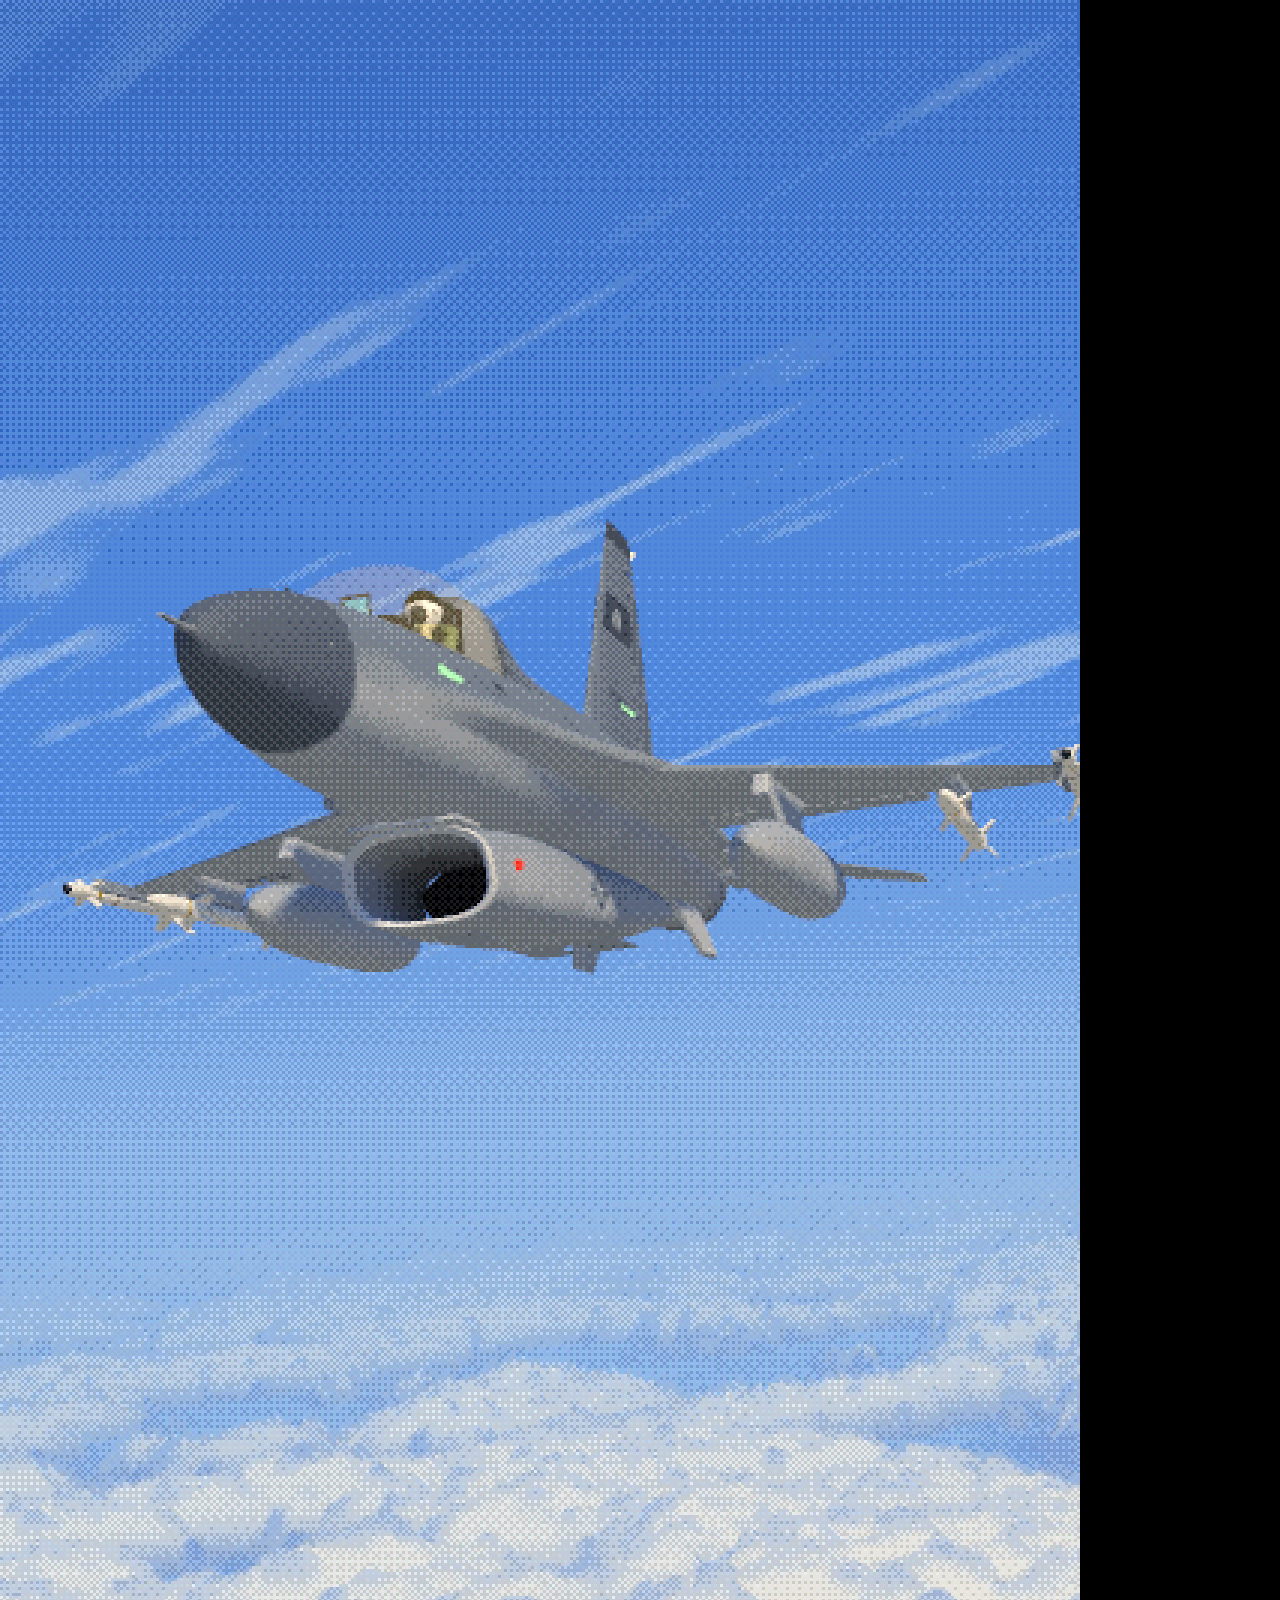
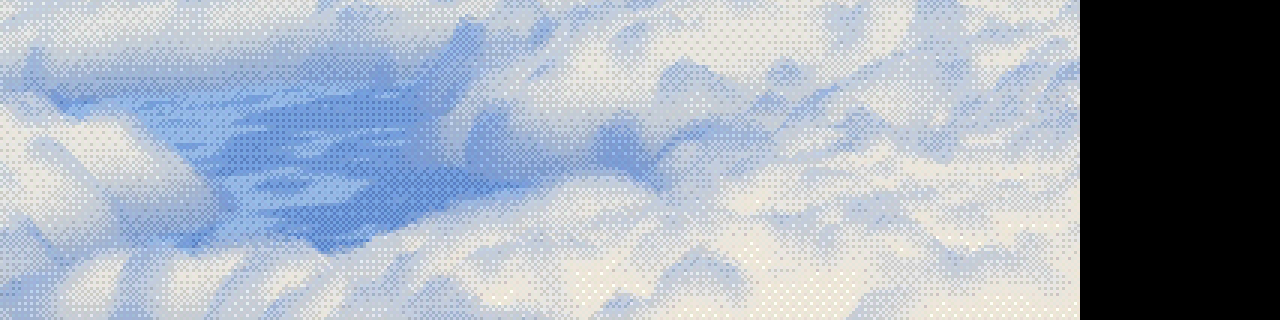
<file: video/tanker/scene.html>
<!doctype html>
<html lang="en"><head><meta charset="utf-8">
<style>
  @font-face { font-family:"Jersey10"; src:url(lib/jersey10.woff2) format("woff2"); }
  * { margin:0; padding:0; box-sizing:border-box; }
  html,body { width:1080px; height:1920px; overflow:hidden; background:#000; }
  #out { position:absolute; left:0; top:0; width:1080px; height:1920px; image-rendering:pixelated; }
  #ui { position:absolute; left:0; top:0; width:1080px; height:1920px; }
  #cap { position:absolute; left:70px; right:150px; top:1350px; text-align:center; font-family:"Inter",sans-serif; font-weight:800;
         font-size:76px; line-height:1.1; color:#fff; letter-spacing:-.01em;
         text-shadow:0 4px 0 rgba(0,0,0,.45), 0 0 22px rgba(0,0,0,.5), 0 0 3px rgba(0,0,0,.6); }
  #cap .hl { color:#f4c34f; }
  #flash { position:absolute; inset:0; background:#fff; opacity:0; pointer-events:none; }
</style></head><body>
<canvas id="gl" width="720" height="1280" style="display:none"></canvas>
<canvas id="out" width="360" height="640"></canvas>
<canvas id="ui" width="1080" height="1920"></canvas>
<div id="cap"></div>
<div id="flash"></div>
<script type="module">
import * as THREE from "./lib/three.module.js";
import { buildEnv } from "./js/env.js";
import { buildTanker } from "./js/tanker.js";
import { buildFighter } from "./js/fighter.js";
import { buildUI } from "./js/ui.js";
import { flash } from "./js/vfx.js";
import { createTimeline, SPEED } from "./js/timeline.js";

// ===================== render: 720×1280 → box 360×640 → Bayer (jas 10 úrovní + chroma) → ×3 =====================
const RW = 720, RH = 1280, OW = 360, OH = 640;
const renderer = new THREE.WebGLRenderer({ canvas: document.getElementById("gl"), antialias:false, preserveDrawingBuffer:true, logarithmicDepthBuffer:false });
renderer.setPixelRatio(1); renderer.setSize(RW, RH, false);
renderer.shadowMap.enabled = true; renderer.shadowMap.type = THREE.PCFSoftShadowMap;
renderer.outputColorSpace = THREE.SRGBColorSpace;
const rt = new THREE.WebGLRenderTarget(RW, RH, { minFilter:THREE.LinearFilter, magFilter:THREE.LinearFilter, type:THREE.HalfFloatType });
const rt2 = new THREE.WebGLRenderTarget(OW, OH, { minFilter:THREE.NearestFilter, magFilter:THREE.NearestFilter });
const postScene = new THREE.Scene(), postCam = new THREE.OrthographicCamera(-1,1,1,-1,0,1);
const postMat = new THREE.ShaderMaterial({
  uniforms:{ tex:{value:rt.texture}, src:{value:new THREE.Vector2(RW,RH)}, L:{value:10.0}, CQ:{value:28.0}, SAT:{value:1.16} },
  vertexShader:`varying vec2 vUv; void main(){ vUv=uv; gl_Position=vec4(position.xy,0.,1.); }`,
  fragmentShader:`
    uniform sampler2D tex; uniform vec2 src; uniform float L, CQ, SAT; varying vec2 vUv;
    float b4(vec2 p){ vec2 q=mod(p,4.); int i=int(q.x)+int(q.y)*4;
      if(i==0)return 0.;if(i==1)return 8.;if(i==2)return 2.;if(i==3)return 10.;if(i==4)return 12.;if(i==5)return 4.;if(i==6)return 14.;if(i==7)return 6.;
      if(i==8)return 3.;if(i==9)return 11.;if(i==10)return 1.;if(i==11)return 9.;if(i==12)return 15.;if(i==13)return 7.;if(i==14)return 13.;return 5.; }
    void main(){
      vec2 px = 1.0/src;
      vec2 base = (floor(gl_FragCoord.xy)*2.0 + 0.5) * px;
      vec3 c = (texture2D(tex, base).rgb + texture2D(tex, base+vec2(px.x,0.)).rgb + texture2D(tex, base+vec2(0.,px.y)).rgb + texture2D(tex, base+px).rgb) * .25;
      c = pow(max(c,0.), vec3(1.0/2.2));
      // grading: mírná S-křivka, sytost, studené stíny / teplá světla
      c = clamp(c, 0., 1.);
      c = mix(c, c*c*(3.-2.*c), .22);
      float lum = dot(c, vec3(.299,.587,.114));
      c = mix(vec3(lum), c, SAT);
      c *= mix(vec3(.95,.985,1.06), vec3(1.035,1.0,.955), smoothstep(.25,.85,lum));
      // ordered dither v jasu (stejný krok ve všech kanálech → čisté tečky bez barevného šumu, jako reference)
      float th = (b4(gl_FragCoord.xy)+.5)/16. - .5;
      float Y = dot(c, vec3(.299,.587,.114));
      vec3 ch = c - Y;
      float Yq = floor(Y*L + th + .5)/L;
      ch = floor(ch*CQ + th + .5)/CQ;
      c = Yq + ch;
      gl_FragColor = vec4(clamp(c,0.,1.),1.);
    }`
});
postScene.add(new THREE.Mesh(new THREE.PlaneGeometry(2,2), postMat));
const outCtx = document.getElementById("out").getContext("2d");
const pixBuf = new Uint8Array(OW*OH*4), imgData = outCtx.createImageData(OW, OH);

// ===================== scéna (pořadí stavby = pořadí id objektů/materiálů a RNG → neměnit) =====================
const scene = new THREE.Scene();
const cam = new THREE.PerspectiveCamera(42, RW/RH, 0.3, 30000);
const env = buildEnv(scene);
const T = buildTanker(scene);
const F = buildFighter(scene);
const U = buildUI(cam);
const TL = createTimeline(cam, T, F, U);

window.render = function(t){
  const shot = TL.pose(t);
  env.update(t, cam, SPEED, shot);
  T.updateNav(t);

  renderer.setRenderTarget(rt); renderer.render(scene, cam);
  renderer.setRenderTarget(rt2); renderer.render(postScene, postCam);
  renderer.readRenderTargetPixels(rt2, 0, 0, OW, OH, pixBuf);
  for (let y=0;y<OH;y++){ const src=(OH-1-y)*OW*4, dst=y*OW*4; imgData.data.set(pixBuf.subarray(src, src+OW*4), dst); }
  outCtx.putImageData(imgData, 0, 0);

  // UI
  U.clear();
  TL.drawUI(t, shot);
  U.setCaption(t);
  flash(t);
};
await document.fonts.load("64px Jersey10");
await U.loadLines();
window.ready = true;
window.render(0);
</script>
</body></html>
</file>
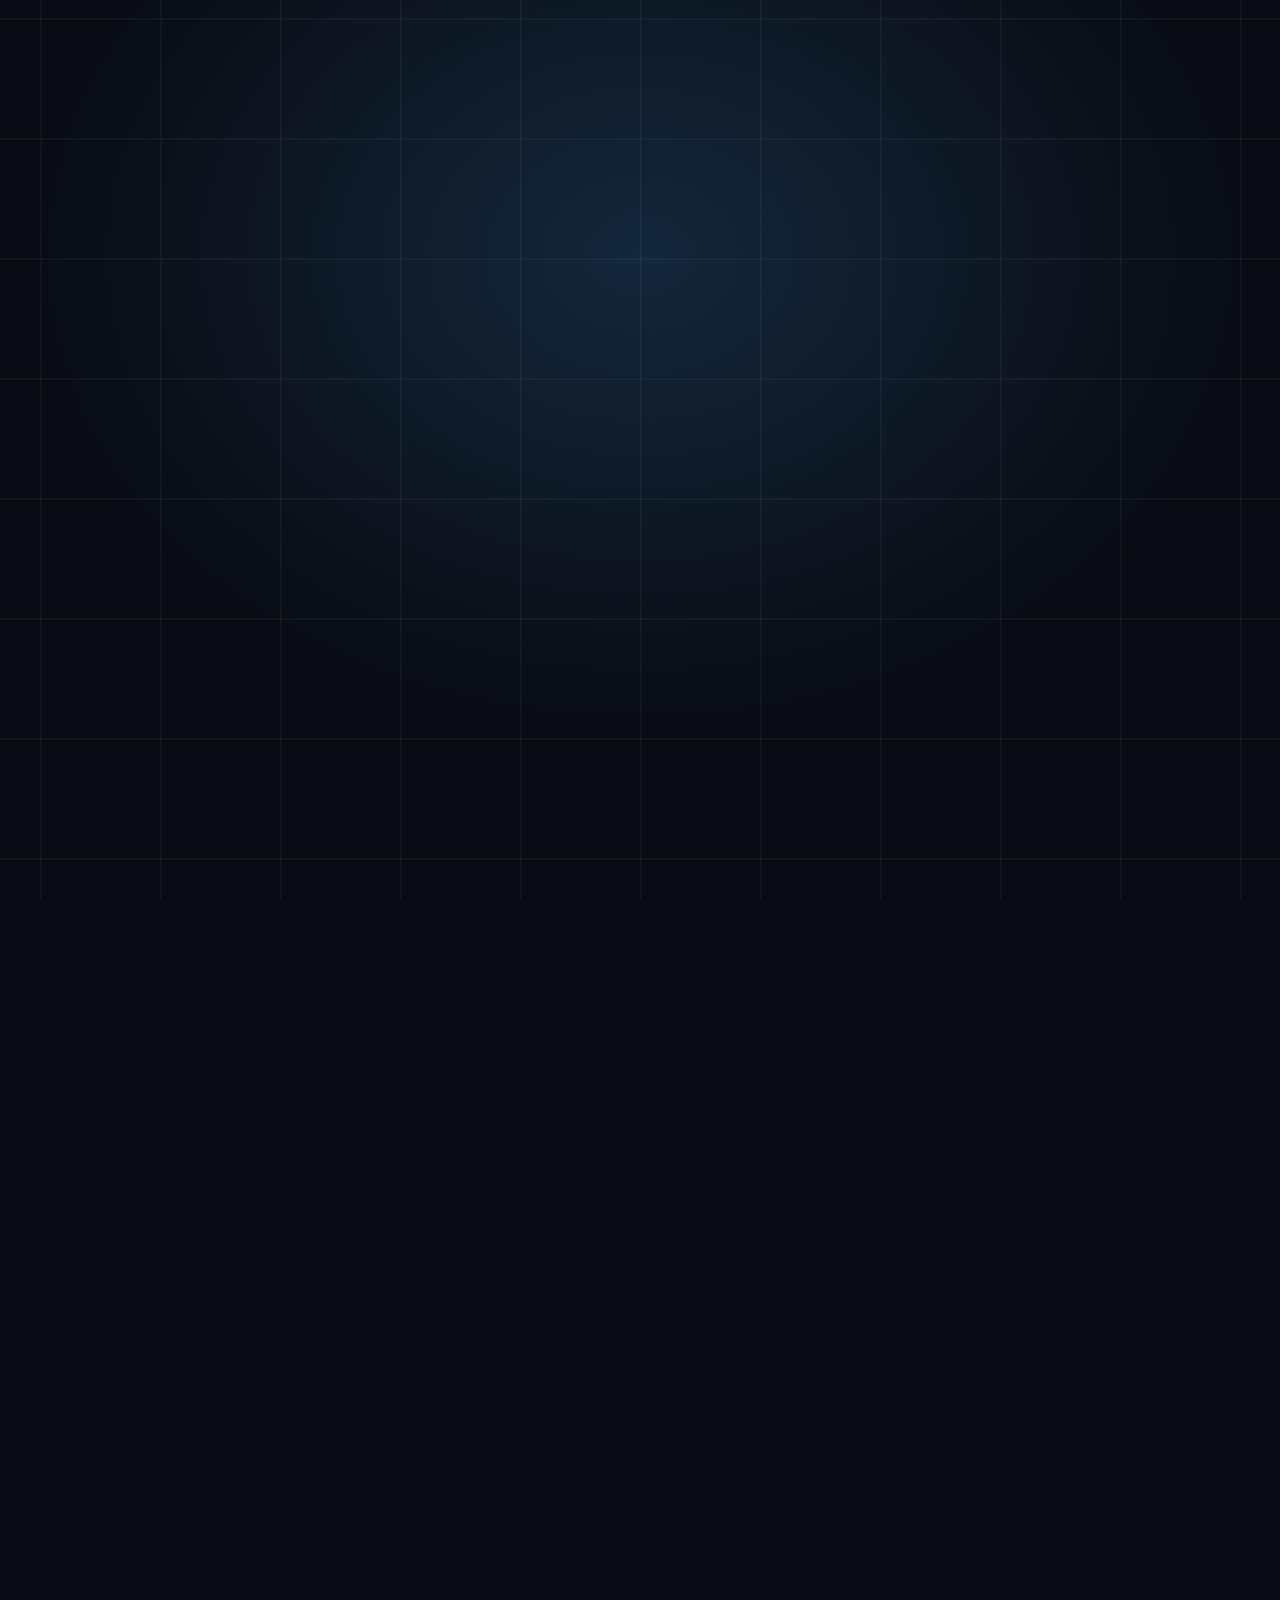
<file: video/vytrvej-10s/scene.html>
<!doctype html>
<html lang="cs"><head><meta charset="utf-8">
<style>
  :root { --bg:#080b11; --surface:#111825; --line:#223049; --text:#e6ecf5; --muted:#93a1b8; --accent:#4da6ff; --bad:#ff5d6c; }
  * { box-sizing:border-box; margin:0; padding:0; }
  html,body { width:1080px; height:1920px; overflow:hidden; background:var(--bg); font-family:"Inter",sans-serif; color:var(--text); }
  .scene { position:absolute; inset:0; overflow:hidden; display:none; }
  .bg-grid { position:absolute; inset:-200px; background:
      radial-gradient(900px 700px at 50% 35%, rgba(77,166,255,.18), transparent 70%),
      repeating-linear-gradient(0deg, rgba(255,255,255,.035) 0 2px, transparent 2px 120px),
      repeating-linear-gradient(90deg, rgba(255,255,255,.035) 0 2px, transparent 2px 120px); }
  .big { position:absolute; left:80px; right:80px; font-weight:900; letter-spacing:-.04em; line-height:.95; }
  .w { display:block; font-size:170px; transform-origin:left center; }
  .accent { color:var(--accent); }
  .under { position:absolute; height:22px; background:var(--accent); border-radius:11px; transform-origin:left; }
  .h2 { position:absolute; left:80px; right:80px; font-weight:900; font-size:118px; letter-spacing:-.035em; line-height:1; }
  .item { position:absolute; left:80px; right:80px; height:150px; border-radius:28px; background:var(--surface); border:3px solid var(--line);
          display:flex; align-items:center; gap:34px; padding:0 40px; font-size:56px; font-weight:700; }
  .x { width:82px; height:82px; border-radius:50%; background:rgba(255,93,108,.15); color:var(--bad); display:grid; place-items:center; font-size:56px; font-weight:900; flex:none; }
  .photo { position:absolute; inset:0; background:url(jan-kodad.jpg) no-repeat; background-size:auto 100%; background-position:-1000px 0; transform-origin:50% 35%; }
  .shade { position:absolute; inset:0; background:linear-gradient(180deg, rgba(8,11,17,.75) 0%, rgba(8,11,17,0) 32%, rgba(8,11,17,0) 48%, rgba(8,11,17,.92) 78%, #080b11 100%); }
  .counter { position:absolute; left:80px; top:260px; }
  .counter b { display:block; font-size:210px; font-weight:900; letter-spacing:-.05em; line-height:1; color:#fff; }
  .counter span { font-size:52px; font-weight:800; color:#fff; text-shadow:0 3px 18px rgba(0,0,0,.7); }
  .counter b { text-shadow:0 6px 30px rgba(0,0,0,.45); }
  .pill { display:inline-block; background:var(--accent); color:#06121f; padding:10px 26px; border-radius:999px; font-weight:900; }
  .flash { position:absolute; inset:0; background:#fff; pointer-events:none; }
  .wipe { position:absolute; left:-10%; width:120%; height:140%; background:var(--accent); top:0; }
  .logo { position:absolute; left:50%; top:560px; width:360px; height:360px; margin-left:-180px; }
  .brand { position:absolute; left:0; right:0; top:960px; text-align:center; font-size:150px; font-weight:900; letter-spacing:.02em; }
  .brand i { display:inline-block; font-style:normal; }
  .tag { position:absolute; left:0; right:0; top:1150px; text-align:center; font-size:50px; font-weight:600; color:var(--muted); }
  .cta { position:absolute; left:110px; right:110px; top:1290px; height:150px; border-radius:999px; background:var(--accent); color:#06121f;
         display:flex; align-items:center; justify-content:center; font-size:56px; font-weight:900; box-shadow:0 20px 70px rgba(77,166,255,.45); }
  .handle { position:absolute; left:0; right:0; top:1475px; text-align:center; font-size:40px; color:var(--muted); font-weight:600; }
  .prog { position:absolute; left:0; top:0; height:10px; background:var(--accent); }
</style></head><body>

<!-- S1: hook -->
<div class="scene" id="s1">
  <div class="bg-grid" id="g1"></div>
  <div class="big" style="top:560px">
    <span class="w" id="w1">Přestaň</span>
    <span class="w" id="w2">trénovat</span>
    <span class="w accent" id="w3">naslepo.</span>
  </div>
  <div class="under" id="u1" style="left:84px; top:1070px; width:760px"></div>
</div>

<!-- S2: problém -->
<div class="scene" id="s2">
  <div class="bg-grid"></div>
  <div class="h2" id="p1" style="top:330px">Dřeš, ale<br><span class="accent">výsledky nikde?</span></div>
  <div class="item" id="i1" style="top:700px"><div class="x">✕</div>Plán z internetu</div>
  <div class="item" id="i2" style="top:880px"><div class="x">✕</div>Každé 3 týdny jiný</div>
  <div class="item" id="i3" style="top:1060px"><div class="x">✕</div>Dva týdny a konec</div>
</div>

<!-- S3: řešení -->
<div class="scene" id="s3">
  <div class="photo" id="ph"></div>
  <div class="shade"></div>
  <div class="counter" id="ct"><b id="num">0</b><span>vedených klientů</span></div>
  <div class="h2" id="r1" style="top:1110px; font-size:104px">Plán <span class="accent">na míru.</span></div>
  <div class="h2" id="r2" style="top:1240px; font-size:60px; font-weight:700; letter-spacing:-.01em"><span class="pill">každé 4 týdny</span> ho ladíme</div>
</div>

<!-- S4: brand + CTA -->
<div class="scene" id="s4">
  <div class="bg-grid"></div>
  <svg class="logo" viewBox="0 0 40 40"><path id="chk" d="M9 20 L17 29 L32 9" fill="none" stroke="#4da6ff" stroke-width="5" stroke-linecap="round" stroke-linejoin="round"/></svg>
  <div class="brand" id="brand"></div>
  <div class="tag" id="tag">Online coaching s Janem Kodadem</div>
  <div class="cta" id="cta">Napiš mi → ozvu se do 24 h</div>
  <div class="handle" id="hd">odkaz v profilu</div>
</div>

<div class="wipe" id="wipe" style="display:none"></div>
<div class="flash" id="flash" style="opacity:0"></div>
<div class="prog" id="prog"></div>

<script>
const $ = id => document.getElementById(id);
const cl = (x,a=0,b=1) => Math.min(b, Math.max(a, x));
const prog = (t, s, d) => cl((t - s) / d);
const outCubic = p => 1 - Math.pow(1 - p, 3);
const outBack = p => { const c1 = 1.9, c3 = c1 + 1; return 1 + c3 * Math.pow(p - 1, 3) + c1 * Math.pow(p - 1, 2); };
const inOut = p => p < .5 ? 4*p*p*p : 1 - Math.pow(-2*p + 2, 3) / 2;

const BRAND = "VYTRVEJ";
$("brand").innerHTML = [...BRAND].map((c,i) => `<i id="b${i}">${c}</i>`).join("");
const chk = $("chk"); const LEN = chk.getTotalLength();
chk.style.strokeDasharray = LEN;

function show(id, on){ $(id).style.display = on ? "block" : "none"; }

// slam: velký -> 1, rozmazaný -> ostrý
function slam(el, t, s){
  const p = prog(t, s, .28);
  if (t < s) { el.style.opacity = 0; return; }
  const e = outCubic(p);
  el.style.opacity = cl(p * 3);
  el.style.transform = `scale(${1.7 - .7*e})`;
  el.style.filter = `blur(${(1-e)*14}px)`;
}
function rise(el, t, s, d=.35, dist=80){
  const p = prog(t, s, d), e = outBack(p);
  el.style.opacity = cl(p * 2.5);
  el.style.transform = `translateY(${(1-e)*dist}px)`;
}

window.render = function(t){
  // ----- S1 0–2.5
  show("s1", t < 2.5);
  if (t < 2.5){
    slam($("w1"), t, 0.0); slam($("w2"), t, 0.4); slam($("w3"), t, 0.8);
    const u = outCubic(prog(t, 1.45, .35));
    $("u1").style.transform = `scaleX(${u})`;
    // shake po dopadech
    let sh = 0; for (const s of [0.28, 0.68, 1.08]) { const k = t - s; if (k > 0 && k < .25) sh += Math.sin(k*90) * (1 - k/.25) * 14; }
    document.querySelector("#s1 .big").style.transform = `translate(${sh}px, ${-sh*.5}px)`;
    $("g1").style.transform = `scale(${1 + t*.04})`;
  }
  // ----- S2 2.5–5
  show("s2", t >= 2.5 && t < 5);
  if (t >= 2.5 && t < 5){
    rise($("p1"), t, 2.65, .4, 120);
    rise($("i1"), t, 3.25); rise($("i2"), t, 3.65); rise($("i3"), t, 4.05);
    const z = 1 + (t-2.5) * .02; document.querySelector("#s2").style.transform = `scale(${z})`;
  }
  // ----- S3 5–7.5
  show("s3", t >= 5 && t < 7.5);
  if (t >= 5 && t < 7.5){
    const k = (t - 5) / 2.5;
    $("ph").style.transform = `scale(${1.22 - .14*inOut(k)})`;
    const n = Math.round(99 * outCubic(prog(t, 5.15, 1.2)));
    $("num").textContent = n + (n >= 99 ? "+" : "");
    rise($("ct"), t, 5.1, .35, 60);
    rise($("r1"), t, 5.7, .35, 100); rise($("r2"), t, 6.1, .35, 80);
  }
  // ----- S4 7.5–10
  show("s4", t >= 7.5);
  if (t >= 7.5){
    const d = outCubic(prog(t, 7.6, .55));
    chk.style.strokeDashoffset = LEN * (1 - d);
    const pop = prog(t, 8.15, .3);
    document.querySelector(".logo").style.transform = `scale(${1 + Math.sin(pop*Math.PI)*.12})`;
    [...BRAND].forEach((_, i) => {
      const el = $("b"+i), p = prog(t, 7.95 + i*.06, .3), e = outBack(p);
      el.style.opacity = cl(p*3); el.style.transform = `translateY(${(1-e)*90}px)`;
    });
    rise($("tag"), t, 8.5, .35, 40);
    rise($("cta"), t, 8.85, .4, 120);
    const pulse = t > 9.3 ? 1 + Math.sin((t-9.3)*2*Math.PI*1.4)*.035 : 1;
    if (t > 9.25) $("cta").style.transform = `scale(${pulse})`;
    rise($("hd"), t, 9.2, .3, 30);
  }
  // ----- přechody
  // 2.5: modrý wipe zdola nahoru (2.30–2.70)
  // 7.5: bílý flash
  const w = $("wipe");
  const wp = prog(t, 2.3, .4);
  if (wp > 0 && wp < 1){ w.style.display="block"; w.style.transform = `translateY(${(1 - inOut(wp)*2)*100}%) skewY(-8deg)`; }
  else w.style.display="none";
  const f1 = t >= 4.95 && t < 5.25 ? 1 - (t-4.95)/.3 : 0;   // flash do fotky
  const f2 = t >= 7.45 && t < 7.75 ? 1 - (t-7.45)/.3 : 0;
  $("flash").style.opacity = Math.max(f1, f2) * .85;
  $("prog").style.width = (t/10*1080) + "px";
};
window.render(0);
</script>
</body></html>
</file>
<file: assets/css/styles.css>
/* =====================================================================
   Vytrvej — online fitness coaching s Janem Kodadem
   Styly prodejní stránky
   ===================================================================== */

:root {
  --bg:        #080b11;
  --bg-alt:    #0c111a;
  --surface:   #111825;
  --surface-2: #161f2f;
  --line:      #223049;
  --text:      #e6ecf5;
  --muted:     #93a1b8;
  --accent:    #4da6ff;
  --accent-dk: #2b8cf0;
  --accent-ink:#06121f;

  --radius:   16px;
  --radius-s: 10px;
  --container: 1160px;
  --shadow: 0 20px 50px rgba(0, 0, 0, .45);

  --font: "Inter", "Segoe UI", system-ui, -apple-system, "Helvetica Neue", Arial, sans-serif;
}

*, *::before, *::after { box-sizing: border-box; }

html { scroll-behavior: smooth; -webkit-text-size-adjust: 100%; }
@media (prefers-reduced-motion: reduce) { html { scroll-behavior: auto; } }

body {
  margin: 0;
  background: var(--bg);
  color: var(--text);
  font-family: var(--font);
  font-size: 17px;
  line-height: 1.65;
  -webkit-font-smoothing: antialiased;
  overflow-x: hidden;
}

img, svg { max-width: 100%; }
a { color: inherit; }

h1, h2, h3, h4 {
  line-height: 1.15;
  margin: 0 0 .5em;
  letter-spacing: -.02em;
  font-weight: 800;
}
h1 { font-size: clamp(2.2rem, 5.2vw, 3.75rem); }
h2 { font-size: clamp(1.75rem, 3.6vw, 2.6rem); }
h3 { font-size: 1.2rem; }
p  { margin: 0 0 1rem; }

.container { width: 100%; max-width: var(--container); margin-inline: auto; padding-inline: 22px; }
.container.narrow { max-width: 820px; }

.skip-link {
  position: absolute; left: -9999px; top: 0; z-index: 200;
  background: var(--accent); color: var(--accent-ink);
  padding: 12px 18px; border-radius: 0 0 var(--radius-s) 0; font-weight: 700;
}
.skip-link:focus { left: 0; }

:focus-visible { outline: 3px solid var(--accent); outline-offset: 3px; border-radius: 4px; }

.svg-sprite { display: none; }
.ico { width: 20px; height: 20px; flex: 0 0 auto; color: var(--accent); }
.ico-lg { width: 30px; height: 30px; }

/* ------------------------- Tlačítka ------------------------- */
.btn {
  display: inline-flex; align-items: center; justify-content: center; gap: .5em;
  padding: 15px 28px;
  border: 1px solid transparent;
  border-radius: 999px;
  font: inherit; font-weight: 700; font-size: .98rem;
  text-decoration: none; cursor: pointer;
  transition: transform .15s ease, background-color .2s ease, border-color .2s ease, color .2s ease;
}
.btn:hover { transform: translateY(-2px); }
.btn:active { transform: translateY(0); }
.btn-primary { background: var(--accent); color: var(--accent-ink); }
.btn-primary:hover { background: var(--accent-dk); }
.btn-ghost { background: transparent; color: var(--text); border-color: var(--line); }
.btn-ghost:hover { border-color: var(--accent); color: var(--accent); }
.btn-sm { padding: 11px 20px; font-size: .9rem; }
.btn-block { display: flex; width: 100%; }

/* ------------------------- Hlavička ------------------------- */
.site-header {
  position: sticky; top: 0; z-index: 100;
  background: rgba(8, 11, 17, .82);
  backdrop-filter: blur(12px);
  border-bottom: 1px solid transparent;
  transition: border-color .25s ease, background-color .25s ease;
}
.site-header.is-scrolled { border-bottom-color: var(--line); background: rgba(8, 11, 17, .95); }

.header-inner { display: flex; align-items: center; justify-content: space-between; gap: 18px; min-height: 76px; }

.logo { display: inline-flex; align-items: center; gap: 12px; text-decoration: none; font-weight: 800; }
.logo-mark {
  display: grid; place-items: center;
  width: 42px; height: 42px; border-radius: 13px;
  background: var(--accent); color: var(--accent-ink);
  transition: transform .25s ease;
}
.logo:hover .logo-mark { transform: translateY(-2px); }
.logo-mark svg { display: block; width: 27px; height: 27px; }
.logo-text { display: flex; flex-direction: column; line-height: 1.14; }
.logo-word { font-size: 1.26rem; font-weight: 800; letter-spacing: -.035em; }
.logo-text small { white-space: nowrap; font-weight: 500; font-size: .67rem; color: var(--muted); letter-spacing: .06em; text-transform: uppercase; }

.nav { display: flex; align-items: center; gap: 22px; }
.nav a { text-decoration: none; font-size: .95rem; font-weight: 600; color: var(--muted); white-space: nowrap; transition: color .2s ease; }
.nav a:hover { color: var(--text); }
.nav .nav-cta { color: var(--accent-ink); }

.nav-toggle {
  display: none; flex-direction: column; gap: 5px;
  width: 46px; height: 46px; padding: 12px;
  background: transparent; border: 1px solid var(--line); border-radius: 12px; cursor: pointer;
}
.nav-toggle span { display: block; height: 2px; background: var(--text); border-radius: 2px; transition: transform .25s ease, opacity .2s ease; }
.nav-toggle[aria-expanded="true"] span:nth-child(1) { transform: translateY(7px) rotate(45deg); }
.nav-toggle[aria-expanded="true"] span:nth-child(2) { opacity: 0; }
.nav-toggle[aria-expanded="true"] span:nth-child(3) { transform: translateY(-7px) rotate(-45deg); }

/* ------------------------- Hero ------------------------- */
.hero { position: relative; padding: clamp(56px, 8vw, 96px) 0 clamp(60px, 8vw, 100px); overflow: hidden; }
.hero::before {
  content: ""; position: absolute; inset: -30% -10% auto -10%; height: 620px;
  background: radial-gradient(60% 60% at 20% 20%, rgba(77, 166, 255, .13), transparent 70%);
  pointer-events: none;
}
.hero-grid { position: relative; display: grid; grid-template-columns: 1.08fr .92fr; gap: 56px; align-items: center; }

.eyebrow {
  display: inline-block; margin: 0 0 18px;
  font-size: .78rem; font-weight: 700; letter-spacing: .14em; text-transform: uppercase;
  color: var(--accent);
}
.hl {
  background: linear-gradient(180deg, transparent 62%, rgba(77, 166, 255, .3) 62%);
  padding-inline: 2px;
}
.lead { font-size: clamp(1.03rem, 1.6vw, 1.18rem); color: var(--muted); max-width: 54ch; }

.hero-actions { display: flex; flex-wrap: wrap; gap: 14px; margin: 30px 0 26px; }

.hero-points { display: flex; flex-wrap: wrap; gap: 10px 26px; list-style: none; margin: 0; padding: 0; }
.hero-points li { display: flex; align-items: center; gap: 9px; font-size: .93rem; color: var(--muted); }

/* Ukázková karta tréninku */
.hero-visual { position: relative; }
.hero-blob {
  position: absolute; inset: 12% -14% -14% 14%; z-index: 0;
  background: radial-gradient(closest-side, rgba(77, 166, 255, .16), transparent);
  filter: blur(14px);
}
.hero-card {
  position: relative; z-index: 1;
  background: linear-gradient(180deg, var(--surface), #0d131d);
  border: 1px solid var(--line); border-radius: 20px;
  padding: 24px; box-shadow: var(--shadow);
  transform: rotate(-1.2deg);
}
.hero-card-top { display: flex; align-items: center; gap: 10px; padding-bottom: 14px; border-bottom: 1px solid var(--line); font-size: .95rem; }
.dot { width: 9px; height: 9px; border-radius: 50%; background: var(--accent); box-shadow: 0 0 0 4px rgba(77, 166, 255, .16); }
.hero-list { list-style: none; margin: 14px 0; padding: 0; }
.hero-list li { display: flex; justify-content: space-between; gap: 14px; padding: 11px 0; border-bottom: 1px dashed rgba(255, 255, 255, .07); font-size: .93rem; }
.hero-list li span { color: var(--muted); }
.hero-list b { white-space: nowrap; }
.hero-list i { font-style: normal; color: var(--accent); font-weight: 600; }
.hero-card-foot { padding-top: 8px; }
.hero-card-foot small { color: var(--muted); font-size: .82rem; }
.progress { height: 7px; border-radius: 99px; background: var(--surface-2); overflow: hidden; margin-bottom: 10px; }
.progress span { display: block; height: 100%; background: linear-gradient(90deg, var(--accent-dk), var(--accent)); border-radius: 99px; }

/* ------------------------- Statistiky ------------------------- */
.stats-bar { border-block: 1px solid var(--line); background: var(--bg-alt); }
.stats-grid { display: grid; grid-template-columns: repeat(4, 1fr); gap: 20px; padding-block: 34px; text-align: center; }
.stat b { display: block; font-size: clamp(1.7rem, 3.4vw, 2.35rem); font-weight: 800; color: var(--accent); letter-spacing: -.02em; }
.stat span { font-size: .88rem; color: var(--muted); }

/* ------------------------- Sekce ------------------------- */
.section { padding: clamp(64px, 8vw, 104px) 0; }
.section-alt { background: var(--bg-alt); }
.section-head { max-width: 720px; margin: 0 auto clamp(36px, 5vw, 56px); text-align: center; }
.section-sub { color: var(--muted); margin: 0; }

.grid-3 { display: grid; grid-template-columns: repeat(3, 1fr); gap: 22px; }
.grid-2 { display: grid; grid-template-columns: repeat(2, 1fr); gap: 22px; }

.card {
  background: var(--surface);
  border: 1px solid var(--line);
  border-radius: var(--radius);
  padding: 30px 26px;
  transition: border-color .25s ease, transform .25s ease;
}
.card:hover { border-color: #31435f; transform: translateY(-3px); }
.problem h3 { margin-top: 16px; }
.problem p { color: var(--muted); margin: 0; font-size: .95rem; }

.features { gap: 26px; }
.feature { display: flex; gap: 18px; align-items: flex-start; }
.feature h3 { margin-bottom: .35em; }
.feature p { color: var(--muted); margin: 0; font-size: .96rem; }

.not-for {
  max-width: 760px; margin: 40px auto 0; padding: 18px 22px;
  border: 1px dashed var(--line); border-radius: var(--radius);
  color: var(--muted); font-size: .93rem; text-align: center;
}
.not-for b { color: var(--text); }

/* ------------------------- Ukázka produktu ------------------------- */
.video-block { max-width: 860px; margin: 0 auto clamp(32px, 5vw, 52px); }
.video-poster {
  position: relative; display: block; width: 100%; aspect-ratio: 16 / 9;
  padding: 0; border: 1px solid var(--line); border-radius: 18px; overflow: hidden;
  background: var(--surface-2); cursor: pointer; box-shadow: var(--shadow);
}
.video-poster img { position: absolute; inset: 0; width: 100%; height: 100%; object-fit: cover; }
.video-play {
  position: absolute; inset: 0; margin: auto;
  display: grid; place-items: center;
  width: 68px; height: 68px; border-radius: 50%;
  background: var(--accent); color: var(--accent-ink);
  transition: transform .2s ease;
}
.video-play svg { width: 30px; height: 30px; margin-left: 3px; }
.video-poster:hover .video-play { transform: scale(1.07); }
.video-label {
  position: absolute; left: 16px; bottom: 16px;
  padding: 7px 14px; border-radius: 999px;
  background: rgba(8, 11, 17, .72); color: var(--text);
  font-size: .82rem; font-weight: 600;
}
.video-block iframe { width: 100%; aspect-ratio: 16 / 9; border: 0; border-radius: 18px; display: block; }

.preview-grid { display: grid; grid-template-columns: repeat(3, 1fr); gap: 22px; }
.preview { margin: 0; }
.preview-frame {
  position: relative; aspect-ratio: 4 / 3;
  display: grid; place-items: center;
  border: 1px solid var(--line); border-radius: var(--radius);
  background: var(--surface-2); overflow: hidden;
}
.preview-frame img { position: absolute; inset: 0; z-index: 1; width: 100%; height: 100%; object-fit: cover; }
.preview-ph { color: var(--muted); font-size: .86rem; font-weight: 600; letter-spacing: .04em; text-transform: uppercase; }
.preview figcaption { margin-top: 14px; color: var(--muted); font-size: .91rem; }
.preview figcaption b { display: block; margin-bottom: 3px; color: var(--text); font-size: 1rem; }
.preview-note { margin: 34px auto 0; max-width: 620px; text-align: center; color: var(--muted); font-size: .93rem; }
.preview-note a { color: var(--accent); font-weight: 600; }

/* ------------------------- Ceník ------------------------- */
.billing-toggle {
  display: inline-flex; gap: 6px; margin-top: 26px; padding: 6px;
  background: var(--surface); border: 1px solid var(--line); border-radius: 999px;
}
.billing-toggle button {
  padding: 10px 20px; border: 0; border-radius: 999px;
  background: transparent; color: var(--muted);
  font: inherit; font-size: .92rem; font-weight: 700; cursor: pointer;
  transition: background-color .2s ease, color .2s ease;
}
.billing-toggle button.is-active { background: var(--accent); color: var(--accent-ink); }
.save { font-size: .78rem; opacity: .85; }

.pricing { align-items: start; }
.price-card { position: relative; display: flex; flex-direction: column; height: 100%; }
.price-card.featured {
  border-color: var(--accent);
  background: linear-gradient(180deg, rgba(77, 166, 255, .07), var(--surface) 40%);
  box-shadow: var(--shadow);
}
.badge {
  position: absolute; top: -13px; left: 50%; transform: translateX(-50%);
  padding: 6px 16px; border-radius: 999px;
  background: var(--accent); color: var(--accent-ink);
  font-size: .74rem; font-weight: 800; letter-spacing: .08em; text-transform: uppercase;
  white-space: nowrap;
}
.price-card h3 { font-size: 1.32rem; margin-bottom: .25em; }
.price-note { color: var(--muted); font-size: .88rem; margin: 0 0 18px; }
.price { display: flex; align-items: baseline; gap: 8px; margin: 0; }
.price b { font-size: clamp(2.1rem, 4vw, 2.7rem); font-weight: 800; letter-spacing: -.03em; }
.price span { color: var(--muted); font-size: .93rem; font-weight: 600; }
.price-sub { color: var(--muted); font-size: .84rem; margin: 4px 0 22px; }

.tick-list { list-style: none; margin: 0 0 26px; padding: 0; display: grid; gap: 11px; flex: 1 1 auto; }
.tick-list li { position: relative; padding-left: 30px; font-size: .94rem; color: #c6d2e2; }
.tick-list li::before {
  content: ""; position: absolute; left: 0; top: .35em;
  width: 18px; height: 18px; border-radius: 50%;
  background: rgba(77, 166, 255, .14) url("data:image/svg+xml,%3Csvg xmlns='http://www.w3.org/2000/svg' viewBox='0 0 24 24' fill='none' stroke='%234da6ff' stroke-width='3.4' stroke-linecap='round' stroke-linejoin='round'%3E%3Cpath d='M20 6 9 17l-5-5'/%3E%3C/svg%3E") center / 12px no-repeat;
}
.tick-list b { color: var(--text); }

.addons { margin-top: 56px; }
.addons h3 { text-align: center; margin-bottom: 24px; }
.addon-grid { display: grid; grid-template-columns: repeat(3, 1fr); gap: 18px; }
.addon {
  background: var(--surface-2); border: 1px solid var(--line);
  border-radius: var(--radius-s); padding: 22px;
}
.addon b { display: block; font-size: 1rem; }
.addon span { display: inline-block; margin: 4px 0 10px; color: var(--accent); font-weight: 800; }
.addon p { margin: 0; font-size: .88rem; color: var(--muted); }

.guarantee {
  display: flex; gap: 18px; align-items: flex-start;
  max-width: 760px; margin: 48px auto 0; padding: 24px 26px;
  background: var(--surface); border: 1px solid var(--line); border-radius: var(--radius);
}
.guarantee h3 { margin-bottom: .35em; }
.guarantee p { margin: 0; color: var(--muted); font-size: .93rem; }
.guarantee a { color: var(--accent); font-weight: 600; }

.trust-row {
  list-style: none; margin: 22px 0 0; padding: 0;
  display: flex; flex-wrap: wrap; justify-content: center; gap: 12px 28px;
}
.trust-row li { display: flex; align-items: center; gap: 8px; font-size: .87rem; color: var(--muted); }

.price-legal { max-width: 640px; margin: 26px auto 0; text-align: center; font-size: .84rem; color: var(--muted); }

/* ------------------------- Kuchařka ------------------------- */
.book-grid { display: grid; grid-template-columns: 1.05fr .95fr; gap: 54px; align-items: center; }

.book-features { list-style: none; margin: 0; padding: 0; display: grid; gap: 26px; }
.book-features li { display: flex; gap: 18px; align-items: flex-start; }
.book-features h3 { margin-bottom: .3em; }
.book-features p { margin: 0; color: var(--muted); font-size: .95rem; }

.book-note {
  margin: 30px 0 0; padding: 16px 18px;
  border-left: 3px solid var(--line); border-radius: 0 var(--radius-s) var(--radius-s) 0;
  background: var(--surface); color: var(--muted); font-size: .87rem;
}

.book-visual { position: relative; }
/* Záře nesmí přesahovat mimo sekci — na rozdíl od hera ji tu nic neořezává. */
.book-visual .hero-blob { inset: 10% 4% -8% 8%; }
.recipe-card {
  position: relative; z-index: 1;
  background: linear-gradient(180deg, var(--surface), #0d131d);
  border: 1px solid var(--line); border-radius: 20px;
  padding: 24px; box-shadow: var(--shadow);
  transform: rotate(1deg);
}
.recipe-top { display: flex; align-items: center; gap: 10px; padding-bottom: 16px; border-bottom: 1px solid var(--line); font-size: .95rem; }

.chips { display: flex; flex-wrap: wrap; gap: 8px; margin: 16px 0; }
.chip {
  padding: 6px 13px; border-radius: 999px;
  background: rgba(77, 166, 255, .12); border: 1px solid rgba(77, 166, 255, .3);
  color: var(--accent); font-size: .78rem; font-weight: 700;
}

.recipe-macros { list-style: none; margin: 0 0 18px; padding: 0; display: grid; grid-template-columns: repeat(4, 1fr); gap: 10px; text-align: center; }
.recipe-macros li { padding: 12px 4px; background: var(--surface-2); border-radius: var(--radius-s); }
.recipe-macros b { display: block; font-size: 1.05rem; }
.recipe-macros span { font-size: .72rem; color: var(--muted); }

.recipe-swap { list-style: none; margin: 0; padding: 14px 0 0; border-top: 1px dashed rgba(255, 255, 255, .09); display: grid; gap: 9px; }
.recipe-swap li { display: flex; justify-content: space-between; gap: 14px; font-size: .88rem; }
.recipe-swap span { color: var(--muted); }
.recipe-swap b { color: var(--accent); font-weight: 600; }

/* ------------------------- Kroky ------------------------- */
.steps { counter-reset: step; list-style: none; margin: 0; padding: 0; display: grid; grid-template-columns: repeat(4, 1fr); gap: 24px; }
.steps li { position: relative; padding-top: 8px; }
.steps li::after {
  content: ""; position: absolute; top: 30px; left: 62px; right: -24px; height: 1px;
  background: linear-gradient(90deg, var(--line), transparent);
}
.steps li:last-child::after { display: none; }
.step-num {
  display: grid; place-items: center;
  width: 52px; height: 52px; margin-bottom: 18px;
  border-radius: 16px; background: var(--surface); border: 1px solid var(--line);
  color: var(--accent); font-size: 1.25rem; font-weight: 800;
}
.steps h3 { font-size: 1.1rem; }
.steps p { color: var(--muted); font-size: .94rem; margin: 0; }

/* ------------------------- O mně ------------------------- */
.about-grid { display: grid; grid-template-columns: .8fr 1.2fr; gap: 54px; align-items: center; }
.photo-frame {
  position: relative; aspect-ratio: 3 / 4;
  border-radius: 20px; overflow: hidden;
  border: 1px solid var(--line); background: var(--surface);
}
.photo-frame img, .photo-frame .photo-fallback {
  position: absolute; inset: 0;
  display: block; width: 100%; height: 100%; object-fit: cover;
}
/* Výřez fotky. První hodnota posouvá vodorovně: 50 % je střed,
   nižší číslo bere víc z levé strany snímku. */
.photo-frame img { z-index: 1; object-position: 38% 50%; }
/* Fotka má jméno vypálené v sobě, štítek by ho jen zdvojoval —
   ukazuje se proto jen u zástupné siluety (img odstraní onerror). */
.photo-frame:has(img) .photo-tag { display: none; }
.photo-tag {
  position: absolute; left: 16px; bottom: 16px; z-index: 2;
  padding: 8px 16px; border-radius: 999px;
  background: var(--accent); color: var(--accent-ink); font-weight: 800; font-size: .85rem;
}
.about-copy p { color: var(--muted); }
.credentials { list-style: none; margin: 26px 0 0; padding: 0; display: grid; gap: 12px; }
.credentials li { display: flex; align-items: center; gap: 11px; font-size: .95rem; }

/* ------------------------- Reference ------------------------- */
.rating-summary {
  display: flex; align-items: center; justify-content: center; gap: 18px;
  margin: 0 auto clamp(28px, 4vw, 40px); padding: 18px 26px;
  width: fit-content;
  background: var(--surface); border: 1px solid var(--line); border-radius: 999px;
}
.rating-summary > b { font-size: 2rem; font-weight: 800; letter-spacing: -.03em; line-height: 1; }
.rating-summary span { display: block; color: var(--muted); font-size: .85rem; }

.testimonial { display: flex; flex-direction: column; margin: 0; }
.stars { color: var(--accent); letter-spacing: .16em; font-size: .95rem; margin-bottom: 14px; }
.testimonial blockquote { margin: 0 0 20px; font-size: 1rem; line-height: 1.6; }
.testimonial blockquote::before { content: "„"; }
.testimonial blockquote::after { content: "“"; }
.testimonial figcaption { margin-top: auto; display: flex; flex-direction: column; padding-top: 16px; border-top: 1px solid var(--line); }
.testimonial figcaption span { color: var(--muted); font-size: .84rem; }

/* ------------------------- FAQ ------------------------- */
.faq { display: grid; gap: 12px; }
.faq details {
  background: var(--surface); border: 1px solid var(--line);
  border-radius: var(--radius-s); padding: 4px 22px;
  transition: border-color .2s ease;
}
.faq details[open] { border-color: #31435f; }
.faq summary {
  list-style: none; cursor: pointer;
  padding: 18px 34px 18px 0; position: relative;
  font-weight: 700; font-size: 1.02rem;
}
.faq summary::-webkit-details-marker { display: none; }
.faq summary::after {
  content: ""; position: absolute; right: 4px; top: 50%; width: 12px; height: 12px;
  border-right: 2px solid var(--accent); border-bottom: 2px solid var(--accent);
  transform: translateY(-70%) rotate(45deg); transition: transform .25s ease;
}
.faq details[open] summary::after { transform: translateY(-30%) rotate(-135deg); }
.faq p { color: var(--muted); margin: 0 0 18px; font-size: .96rem; }

/* ------------------------- Kontakt ------------------------- */
.cta-section { padding-bottom: clamp(70px, 9vw, 116px); }
.cta-box {
  background: linear-gradient(180deg, rgba(77, 166, 255, .07), var(--surface) 42%);
  border: 1px solid var(--line); border-radius: 22px;
  padding: clamp(28px, 4.5vw, 52px); box-shadow: var(--shadow);
}
.cta-head { text-align: center; margin-bottom: 30px; }

.form { display: grid; gap: 16px; }
.form-row { display: grid; grid-template-columns: 1fr 1fr; gap: 16px; }
.form label { display: grid; gap: 7px; font-size: .88rem; font-weight: 600; }
.form label > span { color: var(--muted); }
.form label i { color: var(--accent); font-style: normal; }
.form input[type="text"], .form input[type="email"], .form input[type="tel"], .form select, .form textarea {
  width: 100%; padding: 14px 16px;
  background: var(--bg); color: var(--text);
  border: 1px solid var(--line); border-radius: var(--radius-s);
  font: inherit; font-size: .96rem; font-weight: 400;
  transition: border-color .2s ease;
}
.form textarea { resize: vertical; min-height: 110px; }
.form input:focus, .form select:focus, .form textarea:focus { border-color: var(--accent); outline: none; }
.form input::placeholder, .form textarea::placeholder { color: #5b6b85; }
.form .is-invalid { border-color: #ff6b6b; }

.form .check { display: flex; align-items: flex-start; gap: 11px; font-weight: 400; font-size: .88rem; }
.form .check input { width: 19px; height: 19px; margin-top: 2px; accent-color: var(--accent); flex: 0 0 auto; }
.form .check span { color: var(--muted); }

.form-note { margin: 0; font-size: .9rem; text-align: center; min-height: 1.2em; }
.form-note.ok { color: var(--accent); }
.form-note.err { color: #ff8f8f; }

.cta-contacts { display: flex; flex-wrap: wrap; justify-content: center; gap: 14px 30px; margin-top: 26px; padding-top: 24px; border-top: 1px solid var(--line); }
.cta-contacts a { display: inline-flex; align-items: center; gap: 9px; text-decoration: none; font-weight: 600; font-size: .95rem; color: var(--muted); transition: color .2s ease; }
.cta-contacts a:hover { color: var(--accent); }

/* ------------------------- Patička ------------------------- */
.site-footer { background: var(--bg-alt); border-top: 1px solid var(--line); padding: 56px 0 26px; }
.footer-inner { display: grid; grid-template-columns: 2fr 1fr 1fr; gap: 36px; }
.footer-note { color: var(--muted); font-size: .9rem; margin: 18px 0 0; max-width: 42ch; }
.site-footer nav { display: flex; flex-direction: column; gap: 10px; }
.site-footer h4 { margin: 0 0 6px; font-size: .78rem; letter-spacing: .12em; text-transform: uppercase; color: var(--muted); }
.site-footer nav a { text-decoration: none; font-size: .93rem; color: #c6d2e2; transition: color .2s ease; }
.site-footer nav a:hover { color: var(--accent); }
.footer-bottom {
  display: flex; flex-wrap: wrap; justify-content: space-between; gap: 10px;
  margin-top: 44px; padding-top: 22px; border-top: 1px solid var(--line);
  color: var(--muted); font-size: .82rem;
}

/* ------------------------- Lepivá lišta s CTA ------------------------- */
.sticky-cta {
  position: fixed; left: 0; right: 0; bottom: 0; z-index: 95;
  background: rgba(8, 11, 17, .94);
  backdrop-filter: blur(12px);
  border-top: 1px solid var(--line);
  transform: translateY(110%);
  transition: transform .3s ease;
}
.sticky-cta.is-visible { transform: translateY(0); }
.sticky-cta-inner {
  display: flex; align-items: center; justify-content: space-between; gap: 18px;
  padding-block: 12px;
}
.sticky-cta-text { margin: 0; line-height: 1.25; }
.sticky-cta-text b { display: block; font-size: 1rem; }
.sticky-cta-text span { font-size: .84rem; color: var(--muted); }
.sticky-cta-actions { display: flex; gap: 10px; flex: 0 0 auto; }
@media (prefers-reduced-motion: reduce) { .sticky-cta { transition: none; } }

/* ------------------------- Animace při scrollu ------------------------- */
.reveal { opacity: 0; transform: translateY(22px); transition: opacity .6s ease, transform .6s ease; }
.reveal.is-visible { opacity: 1; transform: none; }
@media (prefers-reduced-motion: reduce) {
  .reveal { opacity: 1; transform: none; transition: none; }
  .btn:hover, .card:hover { transform: none; }
}

/* ------------------------- Responzivita ------------------------- */
/* Navigace se sbaluje dřív než zbytek layoutu — sedm položek se vodorovně
   vejde až zhruba od 1060 px, níž už se text láme do více řádků. */
@media (max-width: 1060px) {
  .nav {
    position: fixed; inset: 76px 0 auto; z-index: 90;
    flex-direction: column; align-items: stretch; gap: 4px;
    padding: 18px 22px 26px;
    background: var(--bg-alt); border-bottom: 1px solid var(--line);
    transform: translateY(-140%); opacity: 0; visibility: hidden;
    transition: transform .3s ease, opacity .25s ease, visibility .25s;
  }
  .nav.is-open { transform: translateY(0); opacity: 1; visibility: visible; }
  .nav a { padding: 13px 4px; border-bottom: 1px solid var(--line); font-size: 1rem; }
  .nav .nav-cta { justify-content: center; margin-top: 14px; border-bottom: 0; }
  .nav-toggle { display: flex; }
}

@media (max-width: 980px) {
  .hero-grid { grid-template-columns: 1fr; gap: 44px; }
  .hero-visual { max-width: 460px; }
  .grid-3, .grid-2, .addon-grid, .preview-grid { grid-template-columns: 1fr 1fr; }
  .steps { grid-template-columns: 1fr 1fr; }
  .steps li::after { display: none; }
  .about-grid { grid-template-columns: 1fr; gap: 34px; }
  .about-photo { max-width: 280px; }
  .book-grid { grid-template-columns: 1fr; gap: 40px; }
  .book-visual { max-width: 480px; }
  .footer-inner { grid-template-columns: 1fr 1fr; }
}

@media (max-width: 760px) {
  body { font-size: 16px; }


  .stats-grid { grid-template-columns: 1fr 1fr; gap: 26px 12px; }
  .grid-3, .grid-2, .addon-grid, .steps, .form-row, .footer-inner, .preview-grid { grid-template-columns: 1fr; }
  .recipe-macros { grid-template-columns: 1fr 1fr; }
  .guarantee { flex-direction: column; gap: 12px; }
  /* Na mobilu se vedle sebe vejde jen jedno tlačítko — cena i odkaz na ceník
     ustoupí, jinak se text láme a lišta vyroste přes čtvrtinu obrazovky. */
  .sticky-cta-text, .sticky-cta-actions .btn-ghost { display: none; }
  .sticky-cta-actions { flex: 1 1 auto; }
  .sticky-cta-actions .btn-primary { width: 100%; white-space: nowrap; }
  .price-card.featured { order: -1; }
  .hero-actions .btn { flex: 1 1 100%; }
  .footer-bottom { flex-direction: column; }
}
</file>
